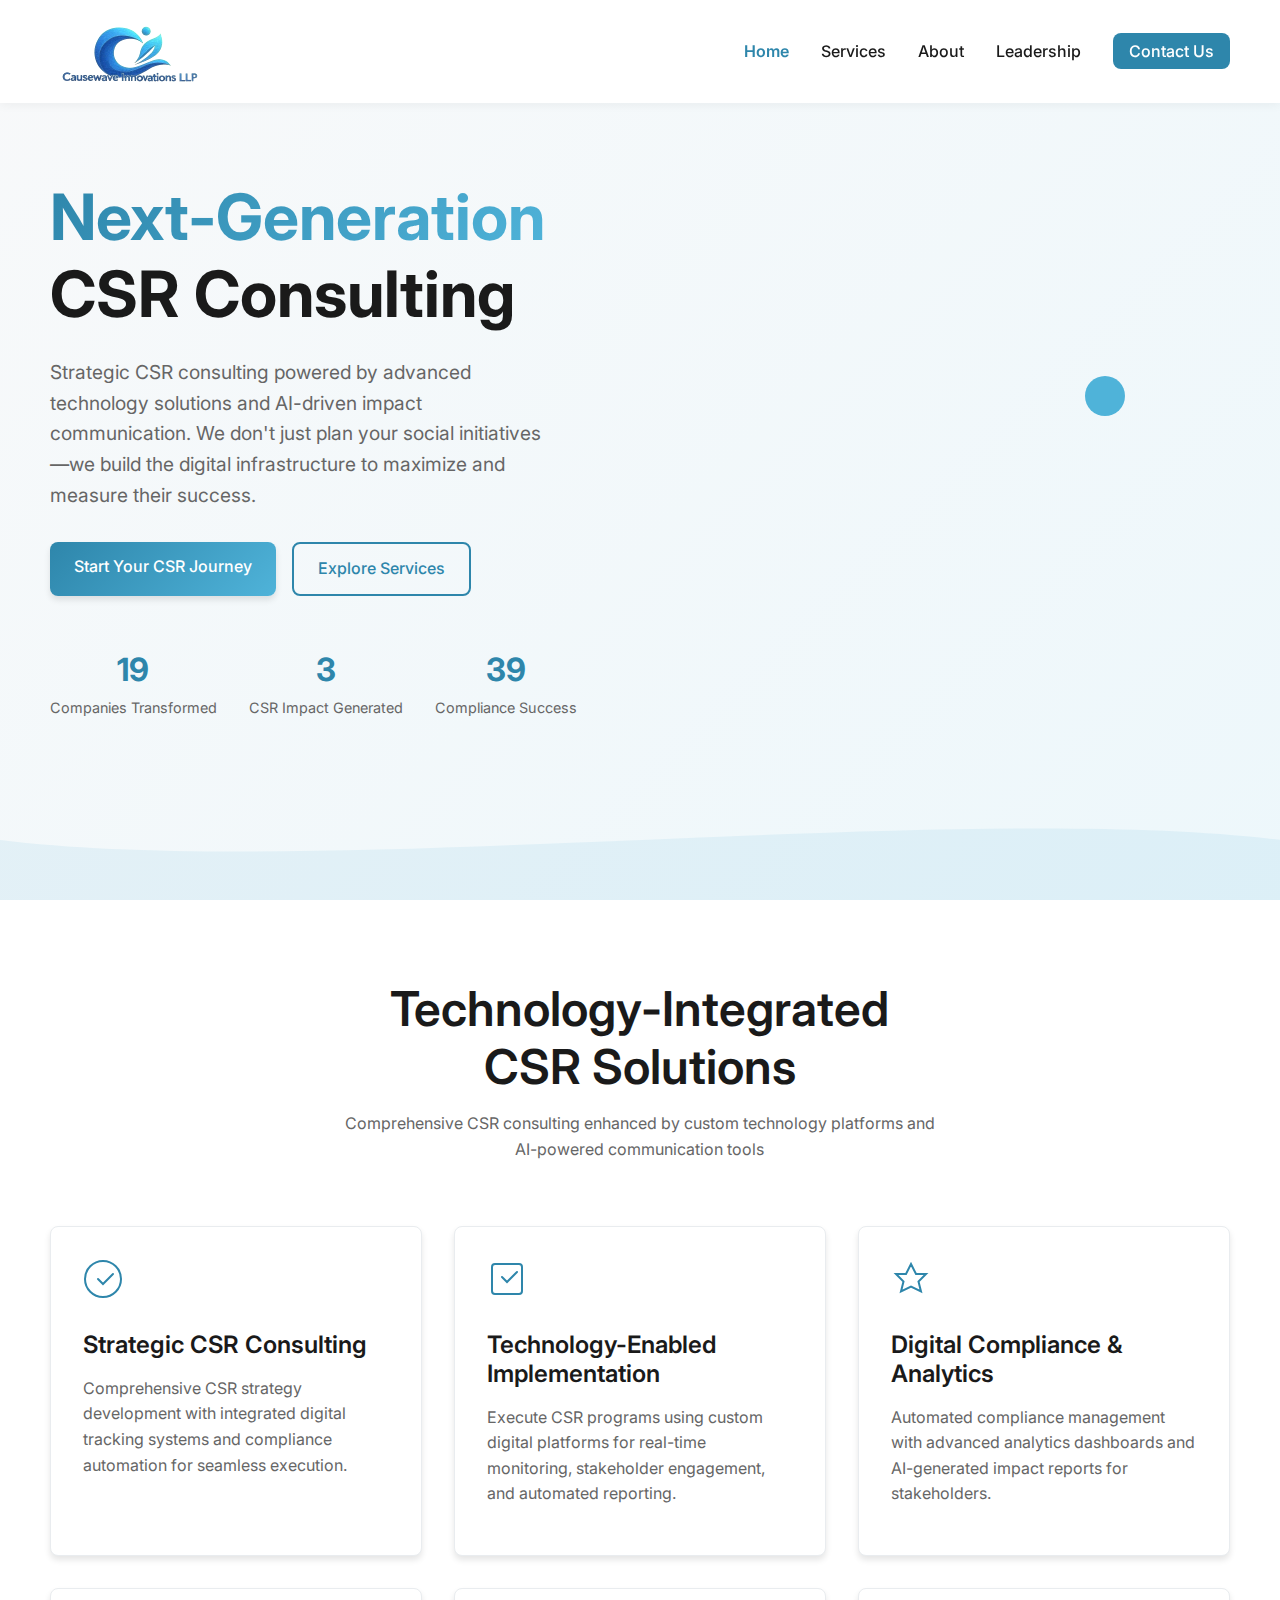
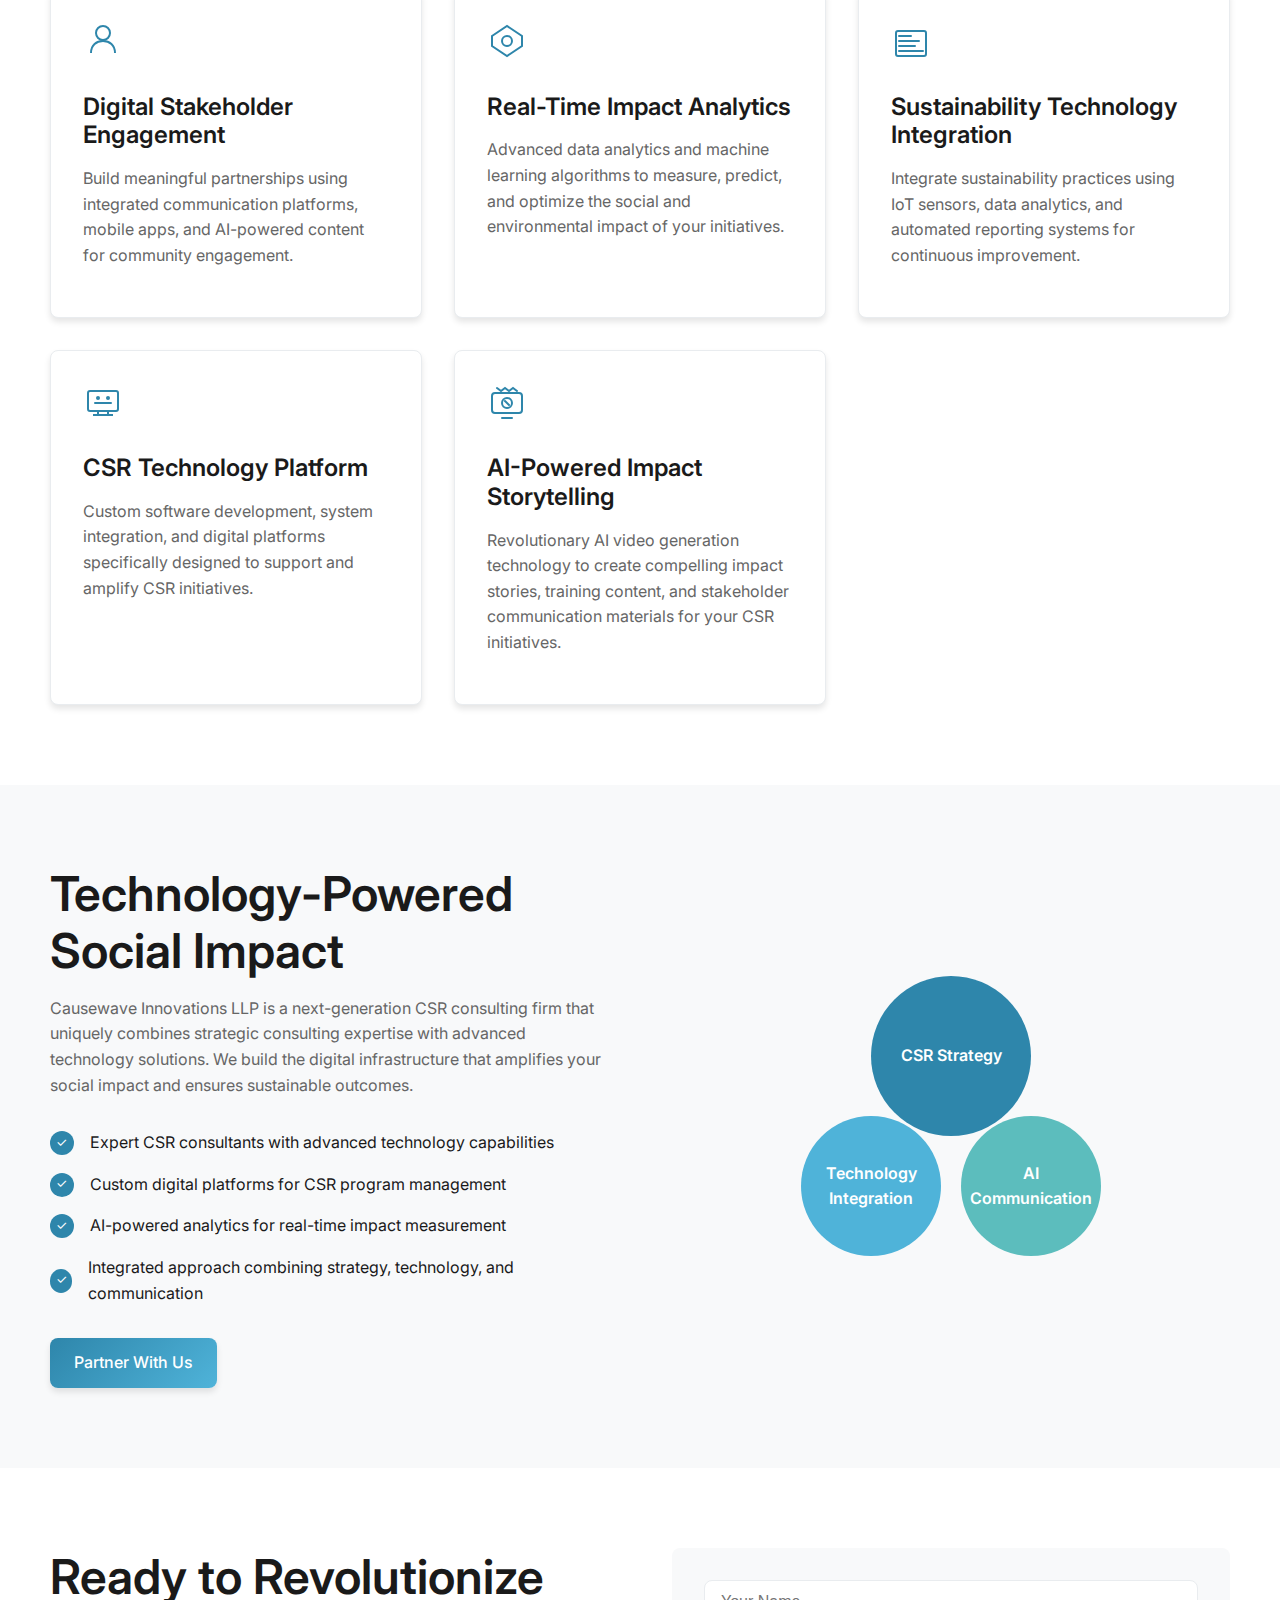
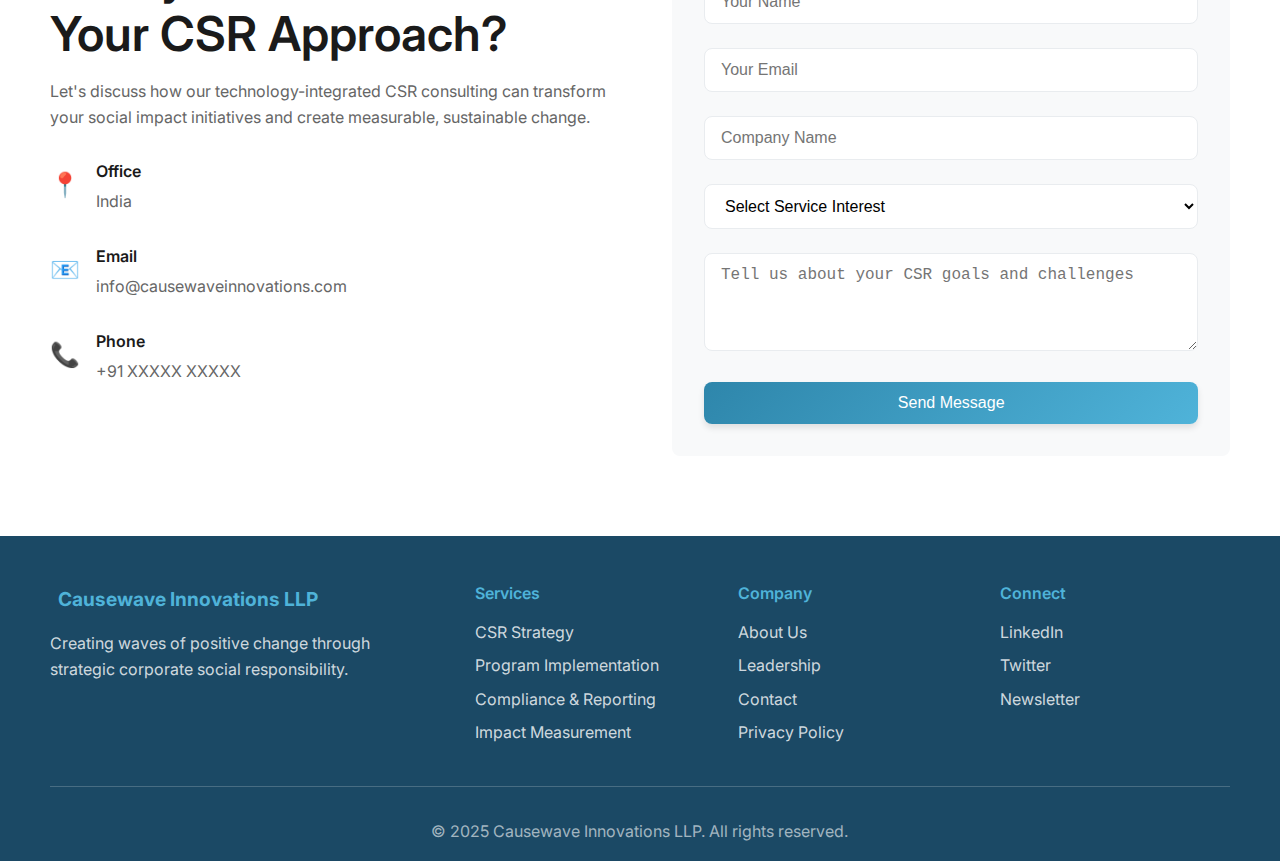
<file: index.html>
<!DOCTYPE html>
<html lang="en">
<head>
    <meta charset="UTF-8">
    <meta name="viewport" content="width=device-width, initial-scale=1.0">
    <title>Causewave Innovations LLP - Technology-Powered CSR Consulting</title>
    <meta name="description" content="Next-generation CSR consulting firm combining strategic expertise with advanced technology solutions and AI-powered impact communication for maximum social change.">
    <link rel="stylesheet" href="styles.css">
    <link href="https://fonts.googleapis.com/css2?family=Inter:wght@300;400;500;600;700&display=swap" rel="stylesheet">
</head>
<body>
    <!-- Navigation -->
    <nav class="navbar">
        <div class="nav-container">
            <div class="nav-logo">
                <div class="logo-placeholder">
                    <img src="logo.png" alt="Causewave Innovations LLP" class="logo-image">
                </div>
            </div>
            <ul class="nav-menu">
                <li><a href="index.html" class="active">Home</a></li>
                <li><a href="services.html">Services</a></li>
                <li><a href="about.html">About</a></li>
                <li><a href="founder.html">Leadership</a></li>
                <li><a href="contact.html" class="nav-cta">Contact Us</a></li>
            </ul>
            <div class="hamburger">
                <span></span>
                <span></span>
                <span></span>
            </div>
        </div>
    </nav>

    <!-- Hero Section -->
    <section id="home" class="hero">
        <div class="hero-container">
            <div class="hero-content">
                <h1 class="hero-title">
                    <span class="highlight">Next-Generation</span> CSR Consulting
                </h1>
                <p class="hero-subtitle">
                    Strategic CSR consulting powered by advanced technology solutions and AI-driven impact communication. We don't just plan your social initiatives—we build the digital infrastructure to maximize and measure their success.
                </p>
                <div class="hero-buttons">
                    <a href="#contact" class="btn btn-primary">Start Your CSR Journey</a>
                    <a href="#services" class="btn btn-secondary">Explore Services</a>
                </div>
                <div class="hero-stats">
                    <div class="stat">
                        <span class="stat-number">50+</span>
                        <span class="stat-label">Companies Transformed</span>
                    </div>
                    <div class="stat">
                        <span class="stat-number">₹10Cr+</span>
                        <span class="stat-label">CSR Impact Generated</span>
                    </div>
                    <div class="stat">
                        <span class="stat-number">100%</span>
                        <span class="stat-label">Compliance Success</span>
                    </div>
                </div>
            </div>
            <div class="hero-visual">
                <div class="wave-animation">
                    <svg viewBox="0 0 400 400" class="wave-svg">
                        <defs>
                            <linearGradient id="waveGradient" x1="0%" y1="0%" x2="100%" y2="100%">
                                <stop offset="0%" style="stop-color:#4FB3D9;stop-opacity:1" />
                                <stop offset="50%" style="stop-color:#2E86AB;stop-opacity:1" />
                                <stop offset="100%" style="stop-color:#1B4965;stop-opacity:1" />
                            </linearGradient>
                        </defs>
                        <path d="M50,200 Q150,100 250,200 T450,200"
                              stroke="url(#waveGradient)"
                              stroke-width="8"
                              fill="none"
                              class="wave-path"/>
                        <circle cx="350" cy="150" r="20" fill="#4FB3D9" class="wave-dot"/>
                    </svg>
                </div>
            </div>
        </div>
        <div class="hero-wave">
            <svg viewBox="0 0 1200 120" preserveAspectRatio="none">
                <path d="M0,60 C300,100 900,20 1200,60 L1200,120 L0,120 Z" fill="rgba(79, 179, 217, 0.1)"/>
            </svg>
        </div>
    </section>

    <!-- Services Section -->
    <section id="services" class="services">
        <div class="container">
            <div class="section-header">
                <h2>Technology-Integrated CSR Solutions</h2>
                <p>Comprehensive CSR consulting enhanced by custom technology platforms and AI-powered communication tools</p>
            </div>

            <div class="services-grid">
                <div class="service-card">
                    <div class="service-icon">
                        <svg width="40" height="40" viewBox="0 0 40 40" fill="none">
                            <circle cx="20" cy="20" r="18" stroke="#2E86AB" stroke-width="2"/>
                            <path d="M15 20l5 5 10-10" stroke="#2E86AB" stroke-width="2" stroke-linecap="round"/>
                        </svg>
                    </div>
                    <h3>Strategic CSR Consulting</h3>
                    <p>Comprehensive CSR strategy development with integrated digital tracking systems and compliance automation for seamless execution.</p>
                </div>

                <div class="service-card">
                    <div class="service-icon">
                        <svg width="40" height="40" viewBox="0 0 40 40" fill="none">
                            <rect x="5" y="5" width="30" height="30" rx="3" stroke="#2E86AB" stroke-width="2"/>
                            <path d="M15 18l5 5 10-10" stroke="#2E86AB" stroke-width="2" stroke-linecap="round"/>
                        </svg>
                    </div>
                    <h3>Technology-Enabled Implementation</h3>
                    <p>Execute CSR programs using custom digital platforms for real-time monitoring, stakeholder engagement, and automated reporting.</p>
                </div>

                <div class="service-card">
                    <div class="service-icon">
                        <svg width="40" height="40" viewBox="0 0 40 40" fill="none">
                            <path d="M20 5 L25 15 L35 15 L27.5 22.5 L30 32.5 L20 27.5 L10 32.5 L12.5 22.5 L5 15 L15 15 Z" stroke="#2E86AB" stroke-width="2"/>
                        </svg>
                    </div>
                    <h3>Digital Compliance & Analytics</h3>
                    <p>Automated compliance management with advanced analytics dashboards and AI-generated impact reports for stakeholders.</p>
                </div>

                <div class="service-card">
                    <div class="service-icon">
                        <svg width="40" height="40" viewBox="0 0 40 40" fill="none">
                            <circle cx="20" cy="12" r="7" stroke="#2E86AB" stroke-width="2"/>
                            <path d="M8 32c0-8 5.5-12 12-12s12 4 12 12" stroke="#2E86AB" stroke-width="2"/>
                        </svg>
                    </div>
                    <h3>Digital Stakeholder Engagement</h3>
                    <p>Build meaningful partnerships using integrated communication platforms, mobile apps, and AI-powered content for community engagement.</p>
                </div>

                <div class="service-card">
                    <div class="service-icon">
                        <svg width="40" height="40" viewBox="0 0 40 40" fill="none">
                            <path d="M5 15 L20 5 L35 15 L35 25 L20 35 L5 25 Z" stroke="#2E86AB" stroke-width="2"/>
                            <circle cx="20" cy="20" r="5" stroke="#2E86AB" stroke-width="2"/>
                        </svg>
                    </div>
                    <h3>Real-Time Impact Analytics</h3>
                    <p>Advanced data analytics and machine learning algorithms to measure, predict, and optimize the social and environmental impact of your initiatives.</p>
                </div>

                <div class="service-card">
                    <div class="service-icon">
                        <svg width="40" height="40" viewBox="0 0 40 40" fill="none">
                            <path d="M8 30h24M8 25h16M8 20h20M8 15h12" stroke="#2E86AB" stroke-width="2" stroke-linecap="round"/>
                            <rect x="5" y="10" width="30" height="25" rx="2" stroke="#2E86AB" stroke-width="2"/>
                        </svg>
                    </div>
                    <h3>Sustainability Technology Integration</h3>
                    <p>Integrate sustainability practices using IoT sensors, data analytics, and automated reporting systems for continuous improvement.</p>
                </div>

                <div class="service-card">
                    <div class="service-icon">
                        <svg width="40" height="40" viewBox="0 0 40 40" fill="none">
                            <rect x="5" y="8" width="30" height="20" rx="2" stroke="#2E86AB" stroke-width="2"/>
                            <path d="M10 32h20M15 28v4M25 28v4" stroke="#2E86AB" stroke-width="2"/>
                            <circle cx="15" cy="15" r="2" fill="#2E86AB"/>
                            <circle cx="25" cy="15" r="2" fill="#2E86AB"/>
                            <path d="M12 20h16" stroke="#2E86AB" stroke-width="2" stroke-linecap="round"/>
                        </svg>
                    </div>
                    <h3>CSR Technology Platform</h3>
                    <p>Custom software development, system integration, and digital platforms specifically designed to support and amplify CSR initiatives.</p>
                </div>

                <div class="service-card">
                    <div class="service-icon">
                        <svg width="40" height="40" viewBox="0 0 40 40" fill="none">
                            <rect x="5" y="10" width="30" height="20" rx="3" stroke="#2E86AB" stroke-width="2"/>
                            <circle cx="20" cy="20" r="5" stroke="#2E86AB" stroke-width="2"/>
                            <path d="M18 18l4 4" stroke="#2E86AB" stroke-width="2" stroke-linecap="round"/>
                            <path d="M10 5l4 3 4-3 4 3 4-3 4 3" stroke="#2E86AB" stroke-width="2" stroke-linecap="round"/>
                            <path d="M15 35h10" stroke="#2E86AB" stroke-width="2" stroke-linecap="round"/>
                        </svg>
                    </div>
                    <h3>AI-Powered Impact Storytelling</h3>
                    <p>Revolutionary AI video generation technology to create compelling impact stories, training content, and stakeholder communication materials for your CSR initiatives.</p>
                </div>
            </div>
        </div>
    </section>

    <!-- About Section -->
    <section id="about" class="about">
        <div class="container">
            <div class="about-content">
                <div class="about-text">
                    <h2>Technology-Powered Social Impact</h2>
                    <p>Causewave Innovations LLP is a next-generation CSR consulting firm that uniquely combines strategic consulting expertise with advanced technology solutions. We build the digital infrastructure that amplifies your social impact and ensures sustainable outcomes.</p>

                    <div class="about-points">
                        <div class="point">
                            <span class="point-icon">✓</span>
                            <span>Expert CSR consultants with advanced technology capabilities</span>
                        </div>
                        <div class="point">
                            <span class="point-icon">✓</span>
                            <span>Custom digital platforms for CSR program management</span>
                        </div>
                        <div class="point">
                            <span class="point-icon">✓</span>
                            <span>AI-powered analytics for real-time impact measurement</span>
                        </div>
                        <div class="point">
                            <span class="point-icon">✓</span>
                            <span>Integrated approach combining strategy, technology, and communication</span>
                        </div>
                    </div>

                    <a href="#contact" class="btn btn-primary">Partner With Us</a>
                </div>

                <div class="about-visual">
                    <div class="impact-circles">
                        <div class="circle circle-1">
                            <span>CSR Strategy</span>
                        </div>
                        <div class="circle circle-2">
                            <span>Technology Integration</span>
                        </div>
                        <div class="circle circle-3">
                            <span>AI Communication</span>
                        </div>
                    </div>
                </div>
            </div>
        </div>
    </section>

    <!-- Contact Section -->
    <section id="contact" class="contact">
        <div class="container">
            <div class="contact-content">
                <div class="contact-info">
                    <h2>Ready to Revolutionize Your CSR Approach?</h2>
                    <p>Let's discuss how our technology-integrated CSR consulting can transform your social impact initiatives and create measurable, sustainable change.</p>

                    <div class="contact-details">
                        <div class="contact-item">
                            <span class="contact-icon">📍</span>
                            <div>
                                <h4>Office</h4>
                                <p>India</p>
                            </div>
                        </div>

                        <div class="contact-item">
                            <span class="contact-icon">📧</span>
                            <div>
                                <h4>Email</h4>
                                <p>info@causewaveinnovations.com</p>
                            </div>
                        </div>

                        <div class="contact-item">
                            <span class="contact-icon">📞</span>
                            <div>
                                <h4>Phone</h4>
                                <p>+91 XXXXX XXXXX</p>
                            </div>
                        </div>
                    </div>
                </div>

                <div class="contact-form">
                    <form id="contactForm">
                        <div class="form-group">
                            <input type="text" id="name" name="name" placeholder="Your Name" required>
                        </div>

                        <div class="form-group">
                            <input type="email" id="email" name="email" placeholder="Your Email" required>
                        </div>

                        <div class="form-group">
                            <input type="text" id="company" name="company" placeholder="Company Name">
                        </div>

                        <div class="form-group">
                            <select id="service" name="service">
                                <option value="">Select Service Interest</option>
                                <option value="strategy">CSR Strategy & Planning</option>
                                <option value="implementation">Program Implementation</option>
                                <option value="compliance">Compliance & Reporting</option>
                                <option value="engagement">Stakeholder Engagement</option>
                                <option value="measurement">Impact Measurement</option>
                                <option value="sustainability">Sustainability Consulting</option>
                                <option value="it-services">IT Services</option>
                                <option value="ai-video">AI-Based Video Generation</option>
                            </select>
                        </div>

                        <div class="form-group">
                            <textarea id="message" name="message" placeholder="Tell us about your CSR goals and challenges" rows="4"></textarea>
                        </div>

                        <button type="submit" class="btn btn-primary btn-full">Send Message</button>
                    </form>
                </div>
            </div>
        </div>
    </section>

    <!-- Footer -->
    <footer class="footer">
        <div class="container">
            <div class="footer-content">
                <div class="footer-brand">
                    <div class="footer-logo-placeholder">
                        <span class="logo-text">Causewave Innovations LLP</span>
                    </div>
                    <p>Creating waves of positive change through strategic corporate social responsibility.</p>
                </div>

                <div class="footer-links">
                    <div class="footer-column">
                        <h4>Services</h4>
                        <ul>
                            <li><a href="#services">CSR Strategy</a></li>
                            <li><a href="#services">Program Implementation</a></li>
                            <li><a href="#services">Compliance & Reporting</a></li>
                            <li><a href="#services">Impact Measurement</a></li>
                        </ul>
                    </div>

                    <div class="footer-column">
                        <h4>Company</h4>
                        <ul>
                            <li><a href="about.html">About Us</a></li>
                            <li><a href="founder.html">Leadership</a></li>
                            <li><a href="contact.html">Contact</a></li>
                            <li><a href="#">Privacy Policy</a></li>
                        </ul>
                    </div>

                    <div class="footer-column">
                        <h4>Connect</h4>
                        <ul>
                            <li><a href="#">LinkedIn</a></li>
                            <li><a href="#">Twitter</a></li>
                            <li><a href="#">Newsletter</a></li>
                        </ul>
                    </div>
                </div>
            </div>

            <div class="footer-bottom">
                <p>&copy; 2025 Causewave Innovations LLP. All rights reserved.</p>
            </div>
        </div>
    </footer>

    <script src="script.js"></script>
</body>
</html>
</file>
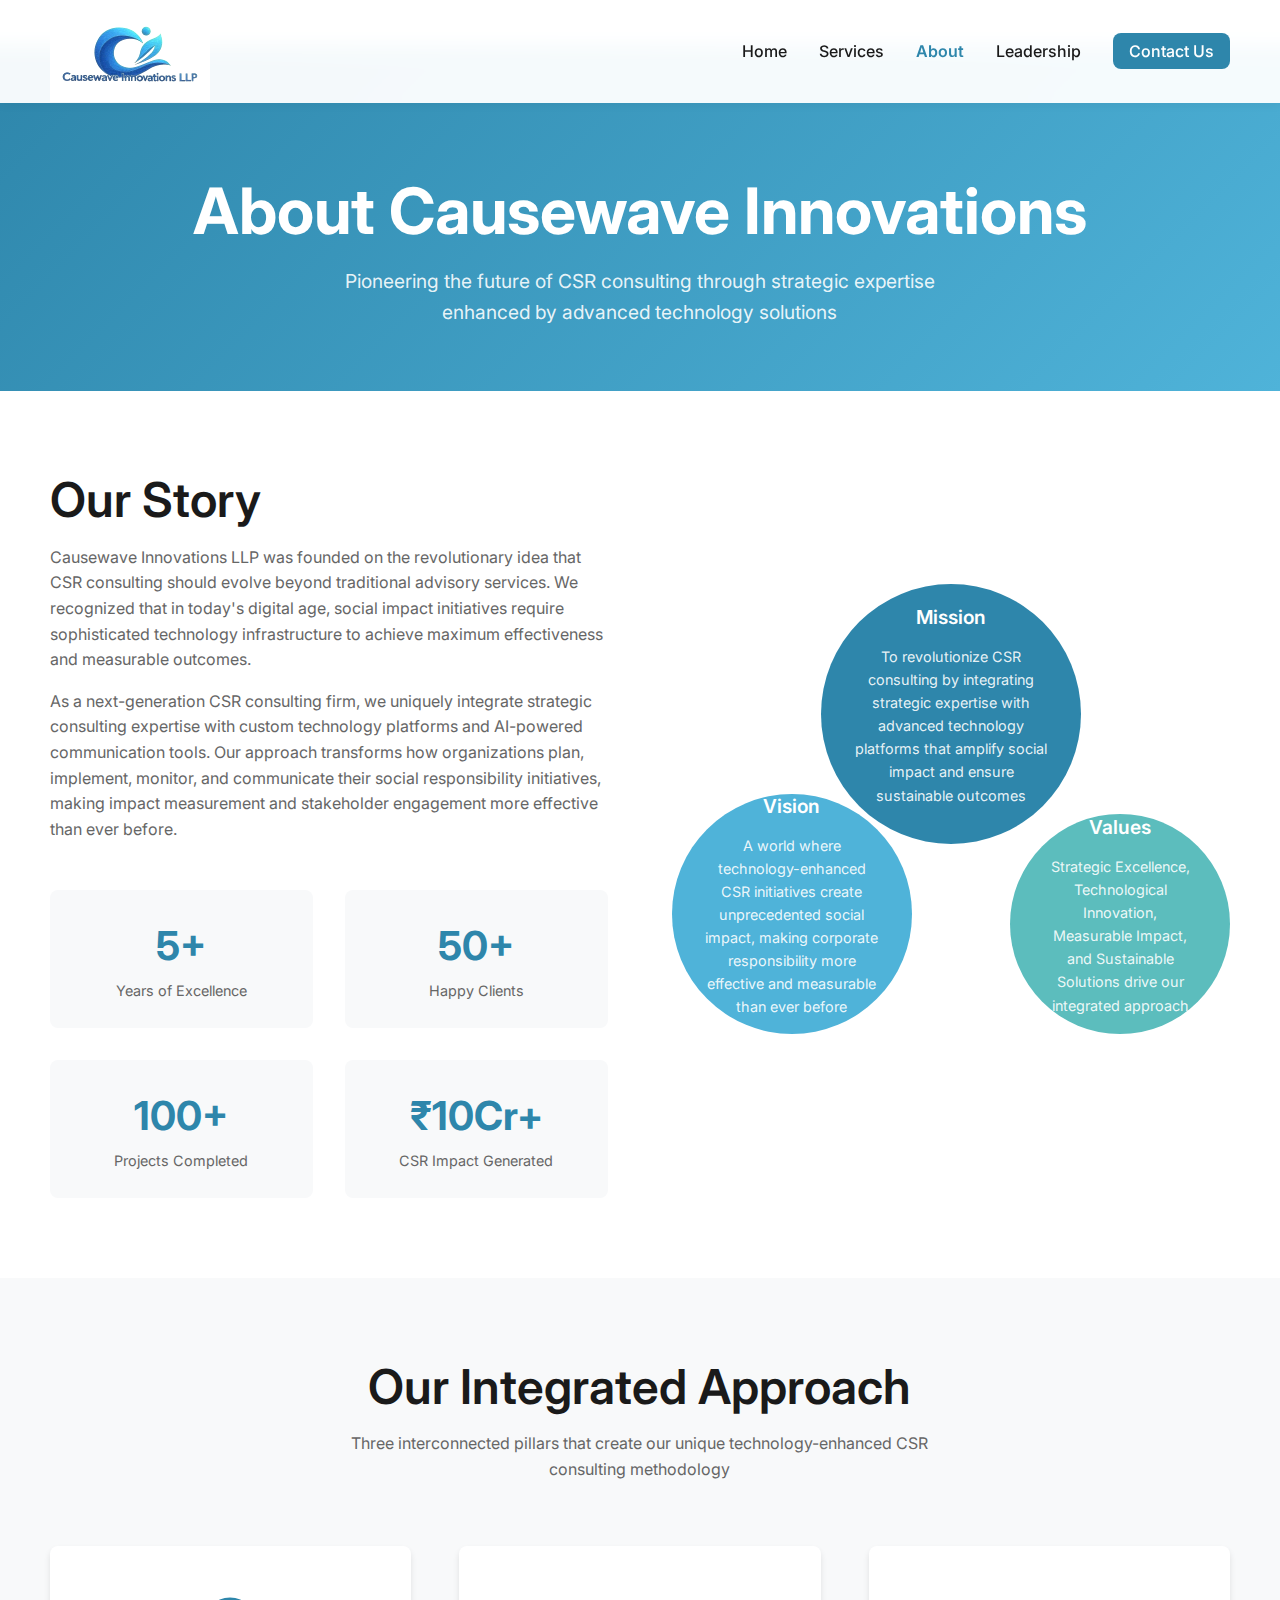
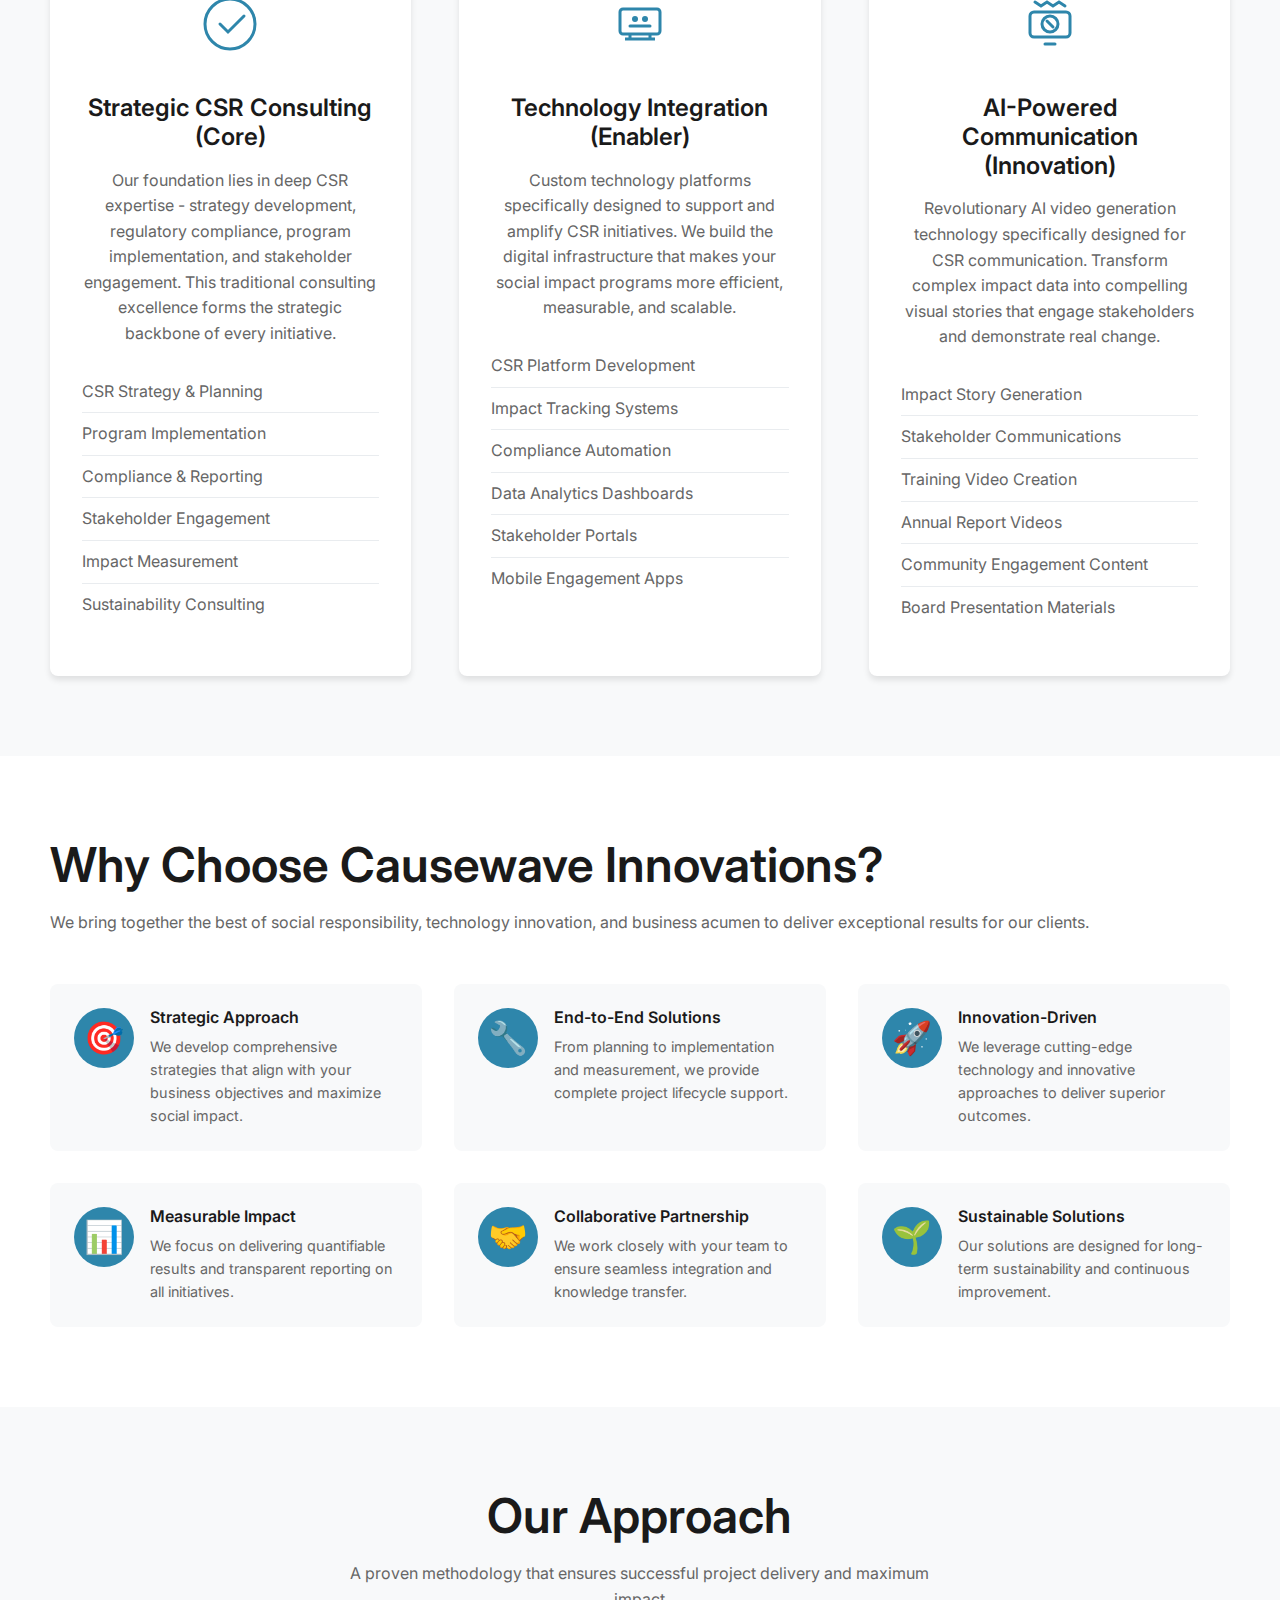
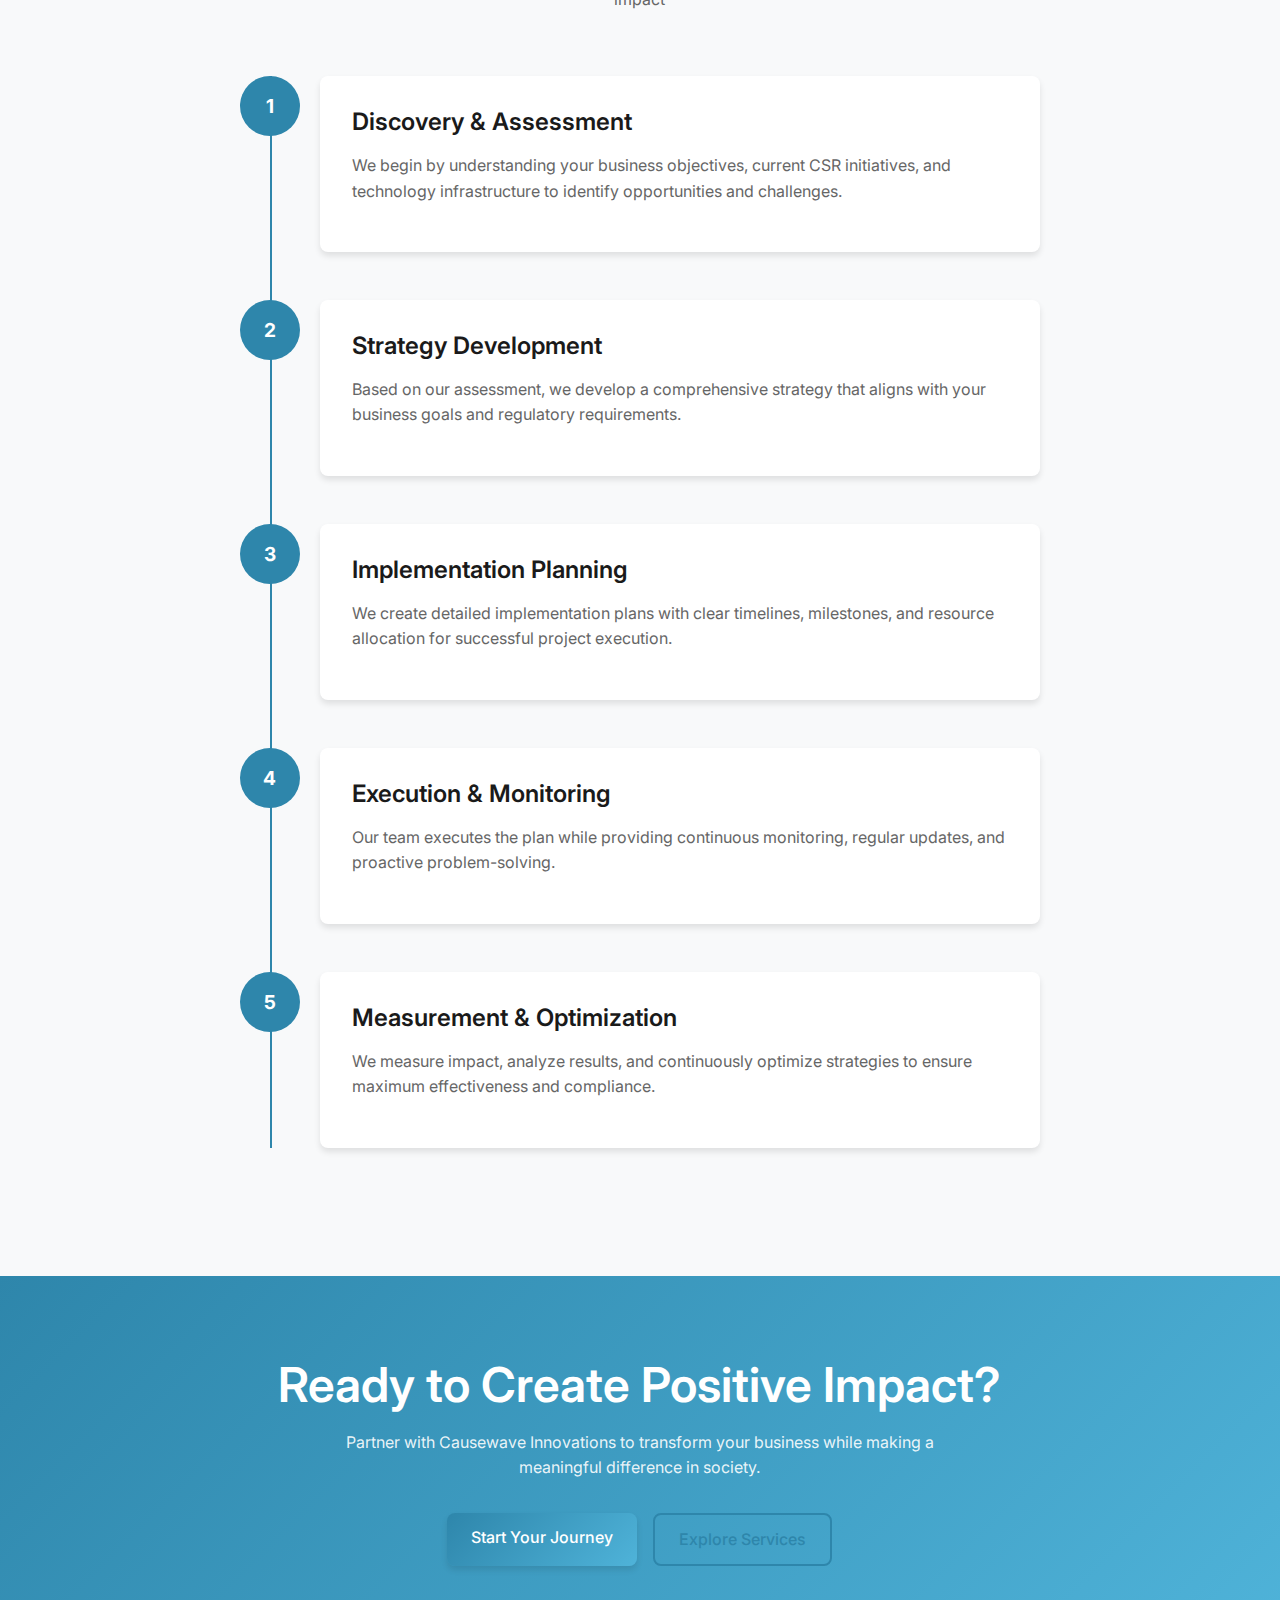
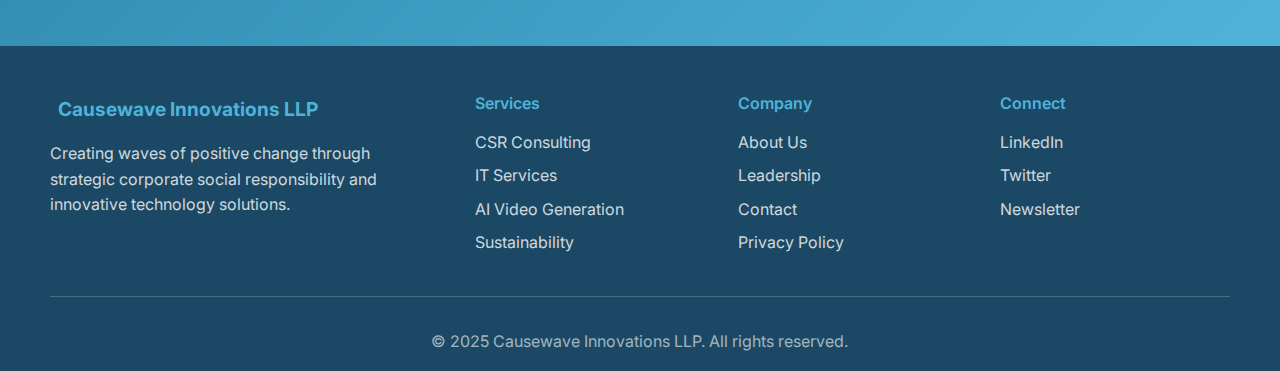
<file: about.html>
<!DOCTYPE html>
<html lang="en">
<head>
    <meta charset="UTF-8">
    <meta name="viewport" content="width=device-width, initial-scale=1.0">
    <title>About Us - Causewave Innovations LLP</title>
    <meta name="description" content="Learn about Causewave Innovations LLP - Next-generation CSR consulting firm that uniquely integrates strategic expertise with advanced technology solutions and AI-powered communication.">
    <link rel="stylesheet" href="styles.css">
    <link href="https://fonts.googleapis.com/css2?family=Inter:wght@300;400;500;600;700&display=swap" rel="stylesheet">
</head>
<body>
    <!-- Navigation -->
    <nav class="navbar">
        <div class="nav-container">
            <div class="nav-logo">
                <a href="index.html">
                    <div class="logo-placeholder">
                        <img src="logo.png" alt="Causewave Innovations LLP" class="logo-image">
                    </div>
                </a>
            </div>
            <ul class="nav-menu">
                <li><a href="index.html">Home</a></li>
                <li><a href="services.html">Services</a></li>
                <li><a href="about.html" class="active">About</a></li>
                <li><a href="founder.html">Leadership</a></li>
                <li><a href="contact.html" class="nav-cta">Contact Us</a></li>
            </ul>
            <div class="hamburger">
                <span></span>
                <span></span>
                <span></span>
            </div>
        </div>
    </nav>

    <!-- Page Header -->
    <section class="page-header">
        <div class="container">
            <div class="header-content">
                <h1>About Causewave Innovations</h1>
                <p>Pioneering the future of CSR consulting through strategic expertise enhanced by advanced technology solutions</p>
            </div>
        </div>
    </section>

    <!-- Company Overview -->
    <section class="company-overview">
        <div class="container">
            <div class="overview-content">
                <div class="overview-text">
                    <h2>Our Story</h2>
                    <p>Causewave Innovations LLP was founded on the revolutionary idea that CSR consulting should evolve beyond traditional advisory services. We recognized that in today's digital age, social impact initiatives require sophisticated technology infrastructure to achieve maximum effectiveness and measurable outcomes.</p>

                    <p>As a next-generation CSR consulting firm, we uniquely integrate strategic consulting expertise with custom technology platforms and AI-powered communication tools. Our approach transforms how organizations plan, implement, monitor, and communicate their social responsibility initiatives, making impact measurement and stakeholder engagement more effective than ever before.</p>

                    <div class="company-stats">
                        <div class="stat-item">
                            <span class="stat-number">5+</span>
                            <span class="stat-label">Years of Excellence</span>
                        </div>
                        <div class="stat-item">
                            <span class="stat-number">50+</span>
                            <span class="stat-label">Happy Clients</span>
                        </div>
                        <div class="stat-item">
                            <span class="stat-number">100+</span>
                            <span class="stat-label">Projects Completed</span>
                        </div>
                        <div class="stat-item">
                            <span class="stat-number">₹10Cr+</span>
                            <span class="stat-label">CSR Impact Generated</span>
                        </div>
                    </div>
                </div>

                <div class="overview-visual">
                    <div class="mission-circles">
                        <div class="mission-circle circle-primary">
                            <h3>Mission</h3>
                            <p>To revolutionize CSR consulting by integrating strategic expertise with advanced technology platforms that amplify social impact and ensure sustainable outcomes</p>
                        </div>
                        <div class="mission-circle circle-secondary">
                            <h3>Vision</h3>
                            <p>A world where technology-enhanced CSR initiatives create unprecedented social impact, making corporate responsibility more effective and measurable than ever before</p>
                        </div>
                        <div class="mission-circle circle-tertiary">
                            <h3>Values</h3>
                            <p>Strategic Excellence, Technological Innovation, Measurable Impact, and Sustainable Solutions drive our integrated approach</p>
                        </div>
                    </div>
                </div>
            </div>
        </div>
    </section>

    <!-- Our Expertise -->
    <section class="expertise">
        <div class="container">
            <div class="section-header">
                <h2>Our Integrated Approach</h2>
                <p>Three interconnected pillars that create our unique technology-enhanced CSR consulting methodology</p>
            </div>

            <div class="expertise-grid">
                <div class="expertise-card">
                    <div class="expertise-icon">
                        <svg width="60" height="60" viewBox="0 0 60 60" fill="none">
                            <circle cx="30" cy="30" r="25" stroke="#2E86AB" stroke-width="3"/>
                            <path d="M20 30l8 8 16-16" stroke="#2E86AB" stroke-width="3" stroke-linecap="round"/>
                        </svg>
                    </div>
                    <h3>Strategic CSR Consulting (Core)</h3>
                    <p>Our foundation lies in deep CSR expertise - strategy development, regulatory compliance, program implementation, and stakeholder engagement. This traditional consulting excellence forms the strategic backbone of every initiative.</p>
                    <ul class="expertise-list">
                        <li>CSR Strategy & Planning</li>
                        <li>Program Implementation</li>
                        <li>Compliance & Reporting</li>
                        <li>Stakeholder Engagement</li>
                        <li>Impact Measurement</li>
                        <li>Sustainability Consulting</li>
                    </ul>
                </div>

                <div class="expertise-card">
                    <div class="expertise-icon">
                        <svg width="60" height="60" viewBox="0 0 60 60" fill="none">
                            <rect x="10" y="15" width="40" height="25" rx="3" stroke="#2E86AB" stroke-width="3"/>
                            <path d="M15 45h30M20 40v5M40 40v5" stroke="#2E86AB" stroke-width="3"/>
                            <circle cx="25" cy="25" r="3" fill="#2E86AB"/>
                            <circle cx="35" cy="25" r="3" fill="#2E86AB"/>
                            <path d="M20 32h20" stroke="#2E86AB" stroke-width="3" stroke-linecap="round"/>
                        </svg>
                    </div>
                    <h3>Technology Integration (Enabler)</h3>
                    <p>Custom technology platforms specifically designed to support and amplify CSR initiatives. We build the digital infrastructure that makes your social impact programs more efficient, measurable, and scalable.</p>
                    <ul class="expertise-list">
                        <li>CSR Platform Development</li>
                        <li>Impact Tracking Systems</li>
                        <li>Compliance Automation</li>
                        <li>Data Analytics Dashboards</li>
                        <li>Stakeholder Portals</li>
                        <li>Mobile Engagement Apps</li>
                    </ul>
                </div>

                <div class="expertise-card">
                    <div class="expertise-icon">
                        <svg width="60" height="60" viewBox="0 0 60 60" fill="none">
                            <rect x="10" y="18" width="40" height="25" rx="4" stroke="#2E86AB" stroke-width="3"/>
                            <circle cx="30" cy="30" r="8" stroke="#2E86AB" stroke-width="3"/>
                            <path d="M27 27l6 6" stroke="#2E86AB" stroke-width="3" stroke-linecap="round"/>
                            <path d="M15 8l6 4 6-4 6 4 6-4 6 4" stroke="#2E86AB" stroke-width="3" stroke-linecap="round"/>
                            <path d="M25 50h10" stroke="#2E86AB" stroke-width="3" stroke-linecap="round"/>
                        </svg>
                    </div>
                    <h3>AI-Powered Communication (Innovation)</h3>
                    <p>Revolutionary AI video generation technology specifically designed for CSR communication. Transform complex impact data into compelling visual stories that engage stakeholders and demonstrate real change.</p>
                    <ul class="expertise-list">
                        <li>Impact Story Generation</li>
                        <li>Stakeholder Communications</li>
                        <li>Training Video Creation</li>
                        <li>Annual Report Videos</li>
                        <li>Community Engagement Content</li>
                        <li>Board Presentation Materials</li>
                    </ul>
                </div>
            </div>
        </div>
    </section>

    <!-- Why Choose Us -->
    <section class="why-choose">
        <div class="container">
            <div class="why-choose-content">
                <div class="why-choose-text">
                    <h2>Why Choose Causewave Innovations?</h2>
                    <p>We bring together the best of social responsibility, technology innovation, and business acumen to deliver exceptional results for our clients.</p>

                    <div class="reasons-grid">
                        <div class="reason-item">
                            <div class="reason-icon">🎯</div>
                            <div class="reason-content">
                                <h4>Strategic Approach</h4>
                                <p>We develop comprehensive strategies that align with your business objectives and maximize social impact.</p>
                            </div>
                        </div>

                        <div class="reason-item">
                            <div class="reason-icon">🔧</div>
                            <div class="reason-content">
                                <h4>End-to-End Solutions</h4>
                                <p>From planning to implementation and measurement, we provide complete project lifecycle support.</p>
                            </div>
                        </div>

                        <div class="reason-item">
                            <div class="reason-icon">🚀</div>
                            <div class="reason-content">
                                <h4>Innovation-Driven</h4>
                                <p>We leverage cutting-edge technology and innovative approaches to deliver superior outcomes.</p>
                            </div>
                        </div>

                        <div class="reason-item">
                            <div class="reason-icon">📊</div>
                            <div class="reason-content">
                                <h4>Measurable Impact</h4>
                                <p>We focus on delivering quantifiable results and transparent reporting on all initiatives.</p>
                            </div>
                        </div>

                        <div class="reason-item">
                            <div class="reason-icon">🤝</div>
                            <div class="reason-content">
                                <h4>Collaborative Partnership</h4>
                                <p>We work closely with your team to ensure seamless integration and knowledge transfer.</p>
                            </div>
                        </div>

                        <div class="reason-item">
                            <div class="reason-icon">🌱</div>
                            <div class="reason-content">
                                <h4>Sustainable Solutions</h4>
                                <p>Our solutions are designed for long-term sustainability and continuous improvement.</p>
                            </div>
                        </div>
                    </div>
                </div>
            </div>
        </div>
    </section>

    <!-- Our Approach -->
    <section class="our-approach">
        <div class="container">
            <div class="section-header">
                <h2>Our Approach</h2>
                <p>A proven methodology that ensures successful project delivery and maximum impact</p>
            </div>

            <div class="approach-timeline">
                <div class="timeline-item">
                    <div class="timeline-marker">1</div>
                    <div class="timeline-content">
                        <h3>Discovery & Assessment</h3>
                        <p>We begin by understanding your business objectives, current CSR initiatives, and technology infrastructure to identify opportunities and challenges.</p>
                    </div>
                </div>

                <div class="timeline-item">
                    <div class="timeline-marker">2</div>
                    <div class="timeline-content">
                        <h3>Strategy Development</h3>
                        <p>Based on our assessment, we develop a comprehensive strategy that aligns with your business goals and regulatory requirements.</p>
                    </div>
                </div>

                <div class="timeline-item">
                    <div class="timeline-marker">3</div>
                    <div class="timeline-content">
                        <h3>Implementation Planning</h3>
                        <p>We create detailed implementation plans with clear timelines, milestones, and resource allocation for successful project execution.</p>
                    </div>
                </div>

                <div class="timeline-item">
                    <div class="timeline-marker">4</div>
                    <div class="timeline-content">
                        <h3>Execution & Monitoring</h3>
                        <p>Our team executes the plan while providing continuous monitoring, regular updates, and proactive problem-solving.</p>
                    </div>
                </div>

                <div class="timeline-item">
                    <div class="timeline-marker">5</div>
                    <div class="timeline-content">
                        <h3>Measurement & Optimization</h3>
                        <p>We measure impact, analyze results, and continuously optimize strategies to ensure maximum effectiveness and compliance.</p>
                    </div>
                </div>
            </div>
        </div>
    </section>

    <!-- Call to Action -->
    <section class="cta-section">
        <div class="container">
            <div class="cta-content">
                <h2>Ready to Create Positive Impact?</h2>
                <p>Partner with Causewave Innovations to transform your business while making a meaningful difference in society.</p>
                <div class="cta-buttons">
                    <a href="contact.html" class="btn btn-primary">Start Your Journey</a>
                    <a href="services.html" class="btn btn-secondary">Explore Services</a>
                </div>
            </div>
        </div>
    </section>

    <!-- Footer -->
    <footer class="footer">
        <div class="container">
            <div class="footer-content">
                <div class="footer-brand">
                    <div class="footer-logo-placeholder">
                        <span class="logo-text">Causewave Innovations LLP</span>
                    </div>
                    <p>Creating waves of positive change through strategic corporate social responsibility and innovative technology solutions.</p>
                </div>

                <div class="footer-links">
                    <div class="footer-column">
                        <h4>Services</h4>
                        <ul>
                            <li><a href="services.html#csr">CSR Consulting</a></li>
                            <li><a href="services.html#it">IT Services</a></li>
                            <li><a href="services.html#ai-video">AI Video Generation</a></li>
                            <li><a href="services.html#sustainability">Sustainability</a></li>
                        </ul>
                    </div>

                    <div class="footer-column">
                        <h4>Company</h4>
                        <ul>
                            <li><a href="about.html">About Us</a></li>
                            <li><a href="founder.html">Leadership</a></li>
                            <li><a href="contact.html">Contact</a></li>
                            <li><a href="#">Privacy Policy</a></li>
                        </ul>
                    </div>

                    <div class="footer-column">
                        <h4>Connect</h4>
                        <ul>
                            <li><a href="#">LinkedIn</a></li>
                            <li><a href="#">Twitter</a></li>
                            <li><a href="#">Newsletter</a></li>
                        </ul>
                    </div>
                </div>
            </div>

            <div class="footer-bottom">
                <p>&copy; 2025 Causewave Innovations LLP. All rights reserved.</p>
            </div>
        </div>
    </footer>

    <script src="script.js"></script>
</body>
</html>
</file>
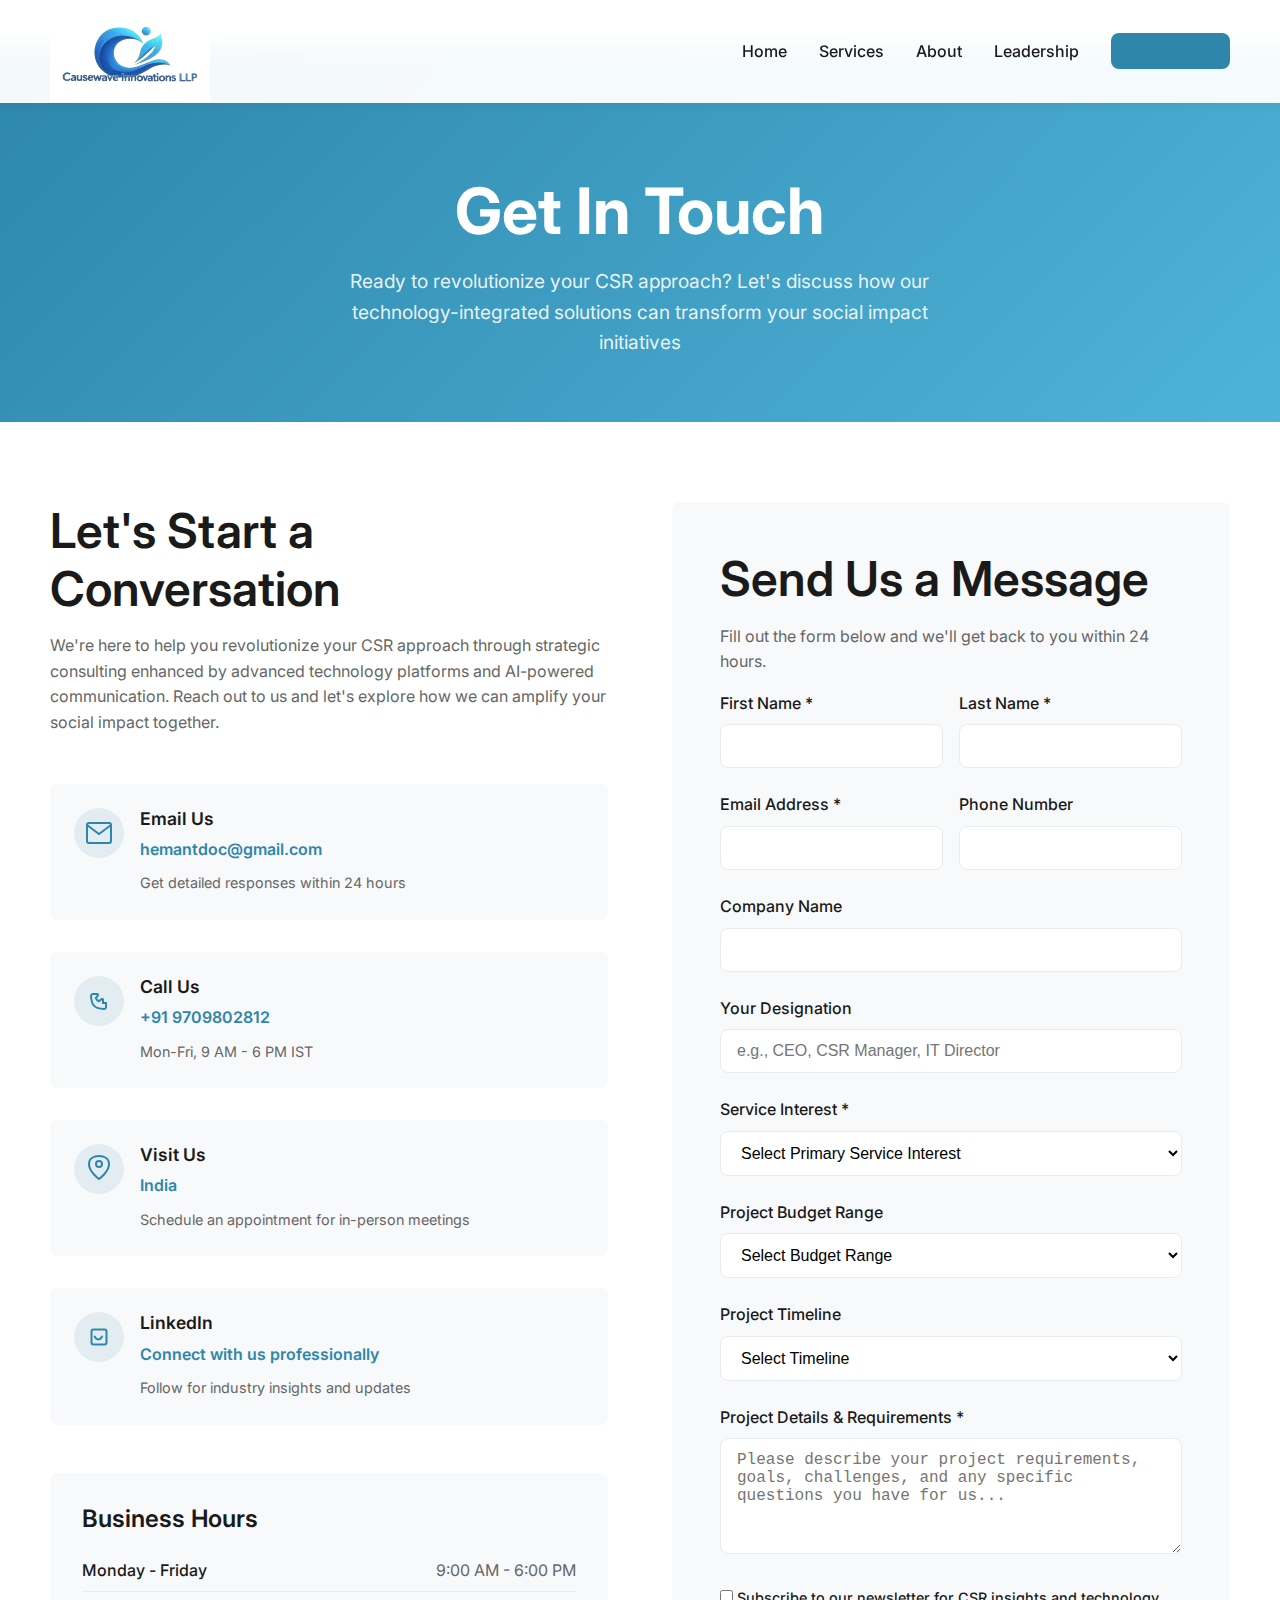
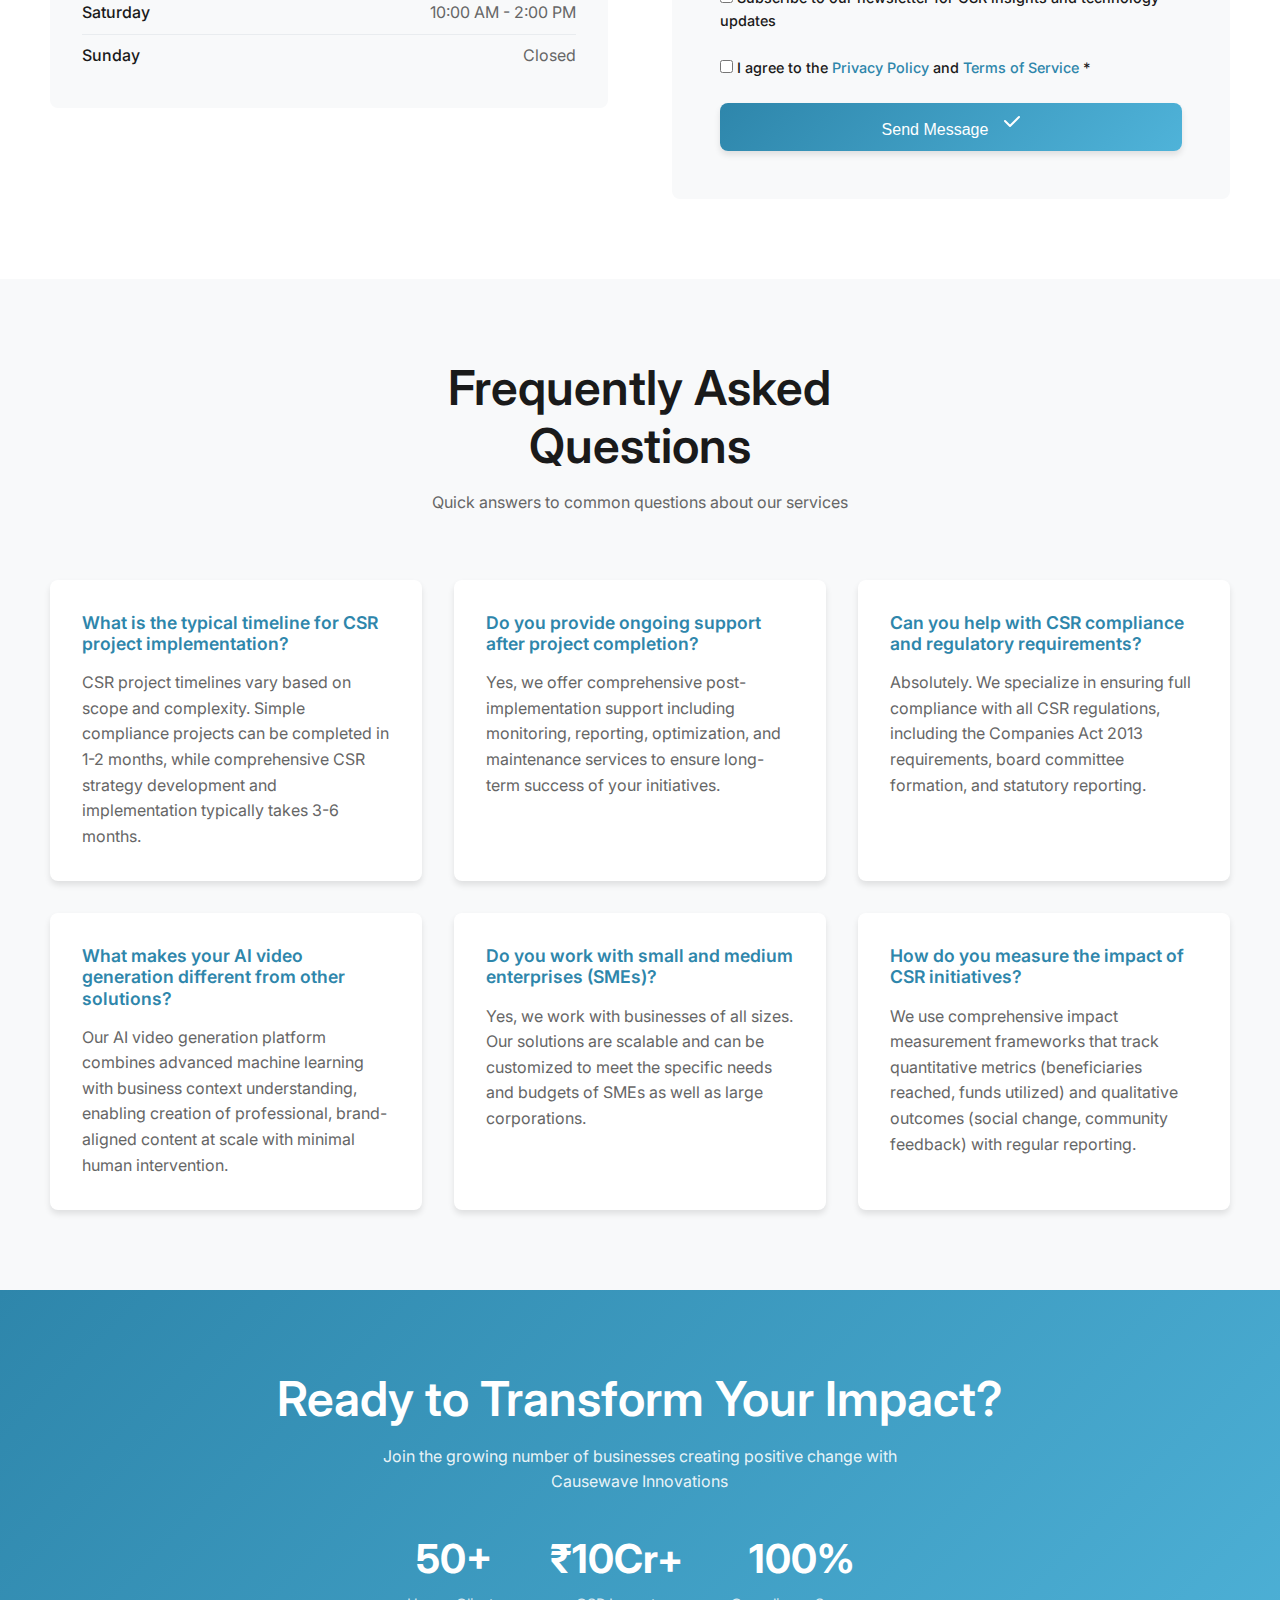
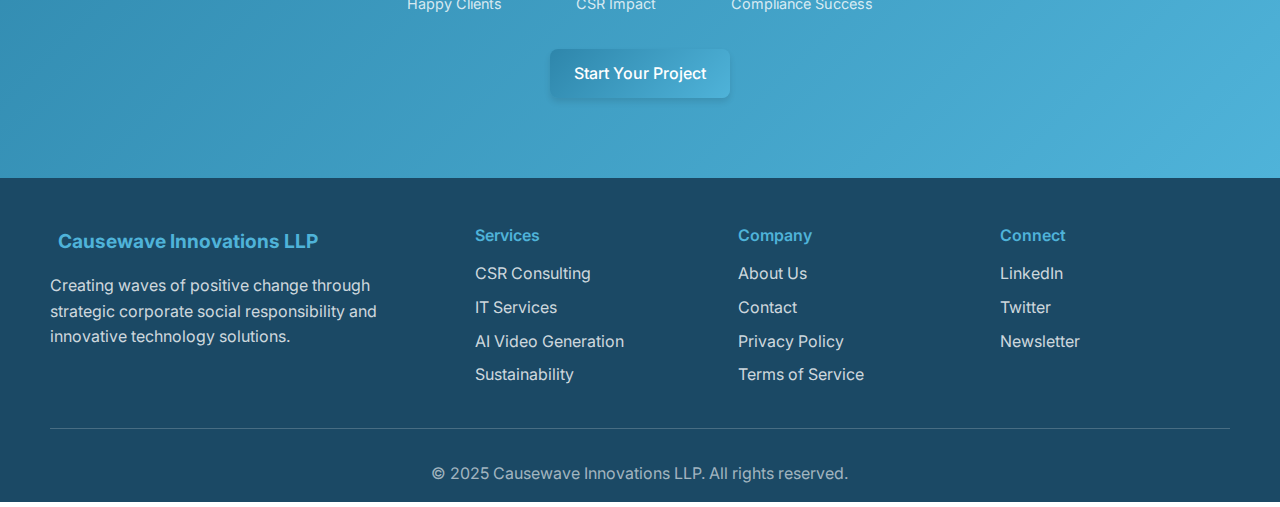
<file: contact.html>
<!DOCTYPE html>
<html lang="en">
<head>
    <meta charset="UTF-8">
    <meta name="viewport" content="width=device-width, initial-scale=1.0">
    <title>Contact Us - Causewave Innovations LLP</title>
    <meta name="description" content="Get in touch with Causewave Innovations for technology-integrated CSR consulting. Transform your social impact initiatives with our advanced solutions.">
    <link rel="stylesheet" href="styles.css">
    <link href="https://fonts.googleapis.com/css2?family=Inter:wght@300;400;500;600;700&display=swap" rel="stylesheet">
</head>
<body>
    <!-- Navigation -->
    <nav class="navbar">
        <div class="nav-container">
            <div class="nav-logo">
                <a href="index.html">
                    <div class="logo-placeholder">
                        <img src="logo.png" alt="Causewave Innovations LLP" class="logo-image">
                    </div>
                </a>
            </div>
            <ul class="nav-menu">
                <li><a href="index.html">Home</a></li>
                <li><a href="services.html">Services</a></li>
                <li><a href="about.html">About</a></li>
                <li><a href="founder.html">Leadership</a></li>
                <li><a href="contact.html" class="active nav-cta">Contact Us</a></li>
            </ul>
            <div class="hamburger">
                <span></span>
                <span></span>
                <span></span>
            </div>
        </div>
    </nav>

    <!-- Page Header -->
    <section class="page-header">
        <div class="container">
            <div class="header-content">
                <h1>Get In Touch</h1>
                <p>Ready to revolutionize your CSR approach? Let's discuss how our technology-integrated solutions can transform your social impact initiatives</p>
            </div>
        </div>
    </section>

    <!-- Contact Section -->
    <section class="contact-main">
        <div class="container">
            <div class="contact-grid">
                <!-- Contact Information -->
                <div class="contact-info-section">
                    <h2>Let's Start a Conversation</h2>
                    <p>We're here to help you revolutionize your CSR approach through strategic consulting enhanced by advanced technology platforms and AI-powered communication. Reach out to us and let's explore how we can amplify your social impact together.</p>

                    <div class="contact-methods">
                        <div class="contact-method">
                            <div class="method-icon">
                                <svg width="30" height="30" viewBox="0 0 30 30" fill="none">
                                    <path d="M25 5H5C3.9 5 3 5.9 3 7V23C3 24.1 3.9 25 5 25H25C26.1 25 27 24.1 27 23V7C27 5.9 26.1 5 25 5Z" stroke="#2E86AB" stroke-width="2"/>
                                    <path d="M27 7L15 16L3 7" stroke="#2E86AB" stroke-width="2"/>
                                </svg>
                            </div>
                            <div class="method-details">
                                <h3>Email Us</h3>
                                <p>hemantdoc@gmail.com</p>
                                <span class="method-description">Get detailed responses within 24 hours</span>
                            </div>
                        </div>

                        <div class="contact-method">
                            <div class="method-icon">
                                <svg width="30" height="30" viewBox="0 0 30 30" fill="none">
                                    <path d="M22 16.92V21C22 21.5304 21.7893 22.0391 21.4142 22.4142C21.0391 22.7893 20.5304 23 20 23C10.6 22.56 7.44 19.4 7 10C7 9.46957 7.21071 8.96086 7.58579 8.58579C7.96086 8.21071 8.46957 8 9 8H13.08C13.2659 8.00016 13.4479 8.05708 13.6037 8.16375C13.7595 8.27042 13.8825 8.42206 13.957 8.60146C14.0315 8.78086 14.0544 8.97855 14.0229 9.17126C13.9914 9.36397 13.9069 9.54293 13.78 9.686L11.76 12.14C12.32 13.44 13.56 14.68 14.86 15.24L17.314 13.22C17.4571 13.0931 17.636 13.0086 17.8287 12.9771C18.0215 12.9456 18.2191 12.9685 18.3985 13.043C18.5779 13.1175 18.7296 13.2405 18.8362 13.3963C18.9429 13.5521 18.9998 13.7341 19 13.92V16.92Z" stroke="#2E86AB" stroke-width="2"/>
                                </svg>
                            </div>
                            <div class="method-details">
                                <h3>Call Us</h3>
                                <p>+91 9709802812</p>
                                <span class="method-description">Mon-Fri, 9 AM - 6 PM IST</span>
                            </div>
                        </div>

                        <div class="contact-method">
                            <div class="method-icon">
                                <svg width="30" height="30" viewBox="0 0 30 30" fill="none">
                                    <path d="M15 13C16.6569 13 18 11.6569 18 10C18 8.34315 16.6569 7 15 7C13.3431 7 12 8.34315 12 10C12 11.6569 13.3431 13 15 13Z" stroke="#2E86AB" stroke-width="2"/>
                                    <path d="M15 25C15 25 25 18 25 10C25 4.5 20.5 2 15 2S5 4.5 5 10C5 18 15 25 15 25Z" stroke="#2E86AB" stroke-width="2"/>
                                </svg>
                            </div>
                            <div class="method-details">
                                <h3>Visit Us</h3>
                                <p>India</p>
                                <span class="method-description">Schedule an appointment for in-person meetings</span>
                            </div>
                        </div>

                        <div class="contact-method">
                            <div class="method-icon">
                                <svg width="30" height="30" viewBox="0 0 30 30" fill="none">
                                    <path d="M20.5 7.5H9.5C8.39543 7.5 7.5 8.39543 7.5 9.5V20.5C7.5 21.6046 8.39543 22.5 9.5 22.5H20.5C21.6046 22.5 22.5 21.6046 22.5 20.5V9.5C22.5 8.39543 21.6046 7.5 20.5 7.5Z" stroke="#2E86AB" stroke-width="2"/>
                                    <path d="M18 13.75C18 14.7165 17.6169 15.6431 16.9291 16.3209C16.2413 17.0087 15.3098 17.3875 14.3433 17.3875C13.3768 17.3875 12.4453 17.0087 11.7575 16.3209C11.0697 15.6431 10.6875 14.7165 10.6875 13.75" stroke="#2E86AB" stroke-width="2"/>
                                </svg>
                            </div>
                            <div class="method-details">
                                <h3>LinkedIn</h3>
                                <p>Connect with us professionally</p>
                                <span class="method-description">Follow for industry insights and updates</span>
                            </div>
                        </div>
                    </div>

                    <div class="business-hours">
                        <h3>Business Hours</h3>
                        <div class="hours-grid">
                            <div class="hours-item">
                                <span class="day">Monday - Friday</span>
                                <span class="time">9:00 AM - 6:00 PM</span>
                            </div>
                            <div class="hours-item">
                                <span class="day">Saturday</span>
                                <span class="time">10:00 AM - 2:00 PM</span>
                            </div>
                            <div class="hours-item">
                                <span class="day">Sunday</span>
                                <span class="time">Closed</span>
                            </div>
                        </div>
                    </div>
                </div>

                <!-- Contact Form -->
                <div class="contact-form-section">
                    <div class="form-container">
                        <h2>Send Us a Message</h2>
                        <p>Fill out the form below and we'll get back to you within 24 hours.</p>

                        <form id="contactForm" class="contact-form-enhanced">
                            <div class="form-row">
                                <div class="form-group">
                                    <label for="firstName">First Name *</label>
                                    <input type="text" id="firstName" name="firstName" required>
                                </div>
                                <div class="form-group">
                                    <label for="lastName">Last Name *</label>
                                    <input type="text" id="lastName" name="lastName" required>
                                </div>
                            </div>

                            <div class="form-row">
                                <div class="form-group">
                                    <label for="email">Email Address *</label>
                                    <input type="email" id="email" name="email" required>
                                </div>
                                <div class="form-group">
                                    <label for="phone">Phone Number</label>
                                    <input type="tel" id="phone" name="phone">
                                </div>
                            </div>

                            <div class="form-group">
                                <label for="company">Company Name</label>
                                <input type="text" id="company" name="company">
                            </div>

                            <div class="form-group">
                                <label for="designation">Your Designation</label>
                                <input type="text" id="designation" name="designation" placeholder="e.g., CEO, CSR Manager, IT Director">
                            </div>

                            <div class="form-group">
                                <label for="service">Service Interest *</label>
                                <select id="service" name="service" required>
                                    <option value="">Select Primary Service Interest</option>
                                    <optgroup label="Corporate Social Responsibility">
                                        <option value="csr-strategy">CSR Strategy & Planning</option>
                                        <option value="program-implementation">Program Implementation</option>
                                        <option value="compliance-reporting">Compliance & Reporting</option>
                                        <option value="stakeholder-engagement">Stakeholder Engagement</option>
                                        <option value="impact-measurement">Impact Measurement</option>
                                        <option value="sustainability">Sustainability Consulting</option>
                                    </optgroup>
                                    <optgroup label="Information Technology">
                                        <option value="software-development">Custom Software Development</option>
                                        <option value="system-integration">System Integration</option>
                                        <option value="digital-transformation">Digital Transformation</option>
                                        <option value="cloud-solutions">Cloud Solutions</option>
                                        <option value="data-analytics">Data Analytics</option>
                                        <option value="cybersecurity">Cybersecurity</option>
                                    </optgroup>
                                    <optgroup label="AI & Innovation">
                                        <option value="ai-video-generation">AI-Based Video Generation</option>
                                        <option value="ai-content-creation">AI Content Creation</option>
                                        <option value="automation-solutions">Automation Solutions</option>
                                    </optgroup>
                                    <option value="consultation">General Consultation</option>
                                    <option value="other">Other</option>
                                </select>
                            </div>

                            <div class="form-group">
                                <label for="budget">Project Budget Range</label>
                                <select id="budget" name="budget">
                                    <option value="">Select Budget Range</option>
                                    <option value="under-5l">Under ₹5 Lakhs</option>
                                    <option value="5l-10l">₹5 - 10 Lakhs</option>
                                    <option value="10l-25l">₹10 - 25 Lakhs</option>
                                    <option value="25l-50l">₹25 - 50 Lakhs</option>
                                    <option value="50l-1cr">₹50 Lakhs - 1 Crore</option>
                                    <option value="above-1cr">Above ₹1 Crore</option>
                                    <option value="discuss">Prefer to Discuss</option>
                                </select>
                            </div>

                            <div class="form-group">
                                <label for="timeline">Project Timeline</label>
                                <select id="timeline" name="timeline">
                                    <option value="">Select Timeline</option>
                                    <option value="urgent">Urgent (Within 1 month)</option>
                                    <option value="short-term">Short-term (1-3 months)</option>
                                    <option value="medium-term">Medium-term (3-6 months)</option>
                                    <option value="long-term">Long-term (6+ months)</option>
                                    <option value="ongoing">Ongoing Partnership</option>
                                    <option value="planning">Still Planning</option>
                                </select>
                            </div>

                            <div class="form-group">
                                <label for="message">Project Details & Requirements *</label>
                                <textarea id="message" name="message" rows="5" required
                                    placeholder="Please describe your project requirements, goals, challenges, and any specific questions you have for us..."></textarea>
                            </div>

                            <div class="form-group checkbox-group">
                                <label class="checkbox-label">
                                    <input type="checkbox" id="newsletter" name="newsletter">
                                    <span class="checkmark"></span>
                                    Subscribe to our newsletter for CSR insights and technology updates
                                </label>
                            </div>

                            <div class="form-group checkbox-group">
                                <label class="checkbox-label">
                                    <input type="checkbox" id="privacy" name="privacy" required>
                                    <span class="checkmark"></span>
                                    I agree to the <a href="#" target="_blank">Privacy Policy</a> and <a href="#" target="_blank">Terms of Service</a> *
                                </label>
                            </div>

                            <button type="submit" class="btn btn-primary btn-full">
                                Send Message
                                <svg width="20" height="20" viewBox="0 0 20 20" fill="none" style="margin-left: 8px;">
                                    <path d="M18 2L9 11L4 6" stroke="white" stroke-width="2" stroke-linecap="round" stroke-linejoin="round"/>
                                </svg>
                            </button>
                        </form>
                    </div>
                </div>
            </div>
        </div>
    </section>

    <!-- FAQ Section -->
    <section class="faq-section">
        <div class="container">
            <div class="section-header">
                <h2>Frequently Asked Questions</h2>
                <p>Quick answers to common questions about our services</p>
            </div>

            <div class="faq-grid">
                <div class="faq-item">
                    <h3>What is the typical timeline for CSR project implementation?</h3>
                    <p>CSR project timelines vary based on scope and complexity. Simple compliance projects can be completed in 1-2 months, while comprehensive CSR strategy development and implementation typically takes 3-6 months.</p>
                </div>

                <div class="faq-item">
                    <h3>Do you provide ongoing support after project completion?</h3>
                    <p>Yes, we offer comprehensive post-implementation support including monitoring, reporting, optimization, and maintenance services to ensure long-term success of your initiatives.</p>
                </div>

                <div class="faq-item">
                    <h3>Can you help with CSR compliance and regulatory requirements?</h3>
                    <p>Absolutely. We specialize in ensuring full compliance with all CSR regulations, including the Companies Act 2013 requirements, board committee formation, and statutory reporting.</p>
                </div>

                <div class="faq-item">
                    <h3>What makes your AI video generation different from other solutions?</h3>
                    <p>Our AI video generation platform combines advanced machine learning with business context understanding, enabling creation of professional, brand-aligned content at scale with minimal human intervention.</p>
                </div>

                <div class="faq-item">
                    <h3>Do you work with small and medium enterprises (SMEs)?</h3>
                    <p>Yes, we work with businesses of all sizes. Our solutions are scalable and can be customized to meet the specific needs and budgets of SMEs as well as large corporations.</p>
                </div>

                <div class="faq-item">
                    <h3>How do you measure the impact of CSR initiatives?</h3>
                    <p>We use comprehensive impact measurement frameworks that track quantitative metrics (beneficiaries reached, funds utilized) and qualitative outcomes (social change, community feedback) with regular reporting.</p>
                </div>
            </div>
        </div>
    </section>

    <!-- Call to Action -->
    <section class="contact-cta">
        <div class="container">
            <div class="cta-content">
                <h2>Ready to Transform Your Impact?</h2>
                <p>Join the growing number of businesses creating positive change with Causewave Innovations</p>
                <div class="cta-stats">
                    <div class="cta-stat">
                        <span class="stat-number">50+</span>
                        <span class="stat-label">Happy Clients</span>
                    </div>
                    <div class="cta-stat">
                        <span class="stat-number">₹10Cr+</span>
                        <span class="stat-label">CSR Impact</span>
                    </div>
                    <div class="cta-stat">
                        <span class="stat-number">100%</span>
                        <span class="stat-label">Compliance Success</span>
                    </div>
                </div>
                <a href="#contactForm" class="btn btn-primary">Start Your Project</a>
            </div>
        </div>
    </section>

    <!-- Footer -->
    <footer class="footer">
        <div class="container">
            <div class="footer-content">
                <div class="footer-brand">
                    <div class="footer-logo-placeholder">
                        <span class="logo-text">Causewave Innovations LLP</span>
                    </div>
                    <p>Creating waves of positive change through strategic corporate social responsibility and innovative technology solutions.</p>
                </div>

                <div class="footer-links">
                    <div class="footer-column">
                        <h4>Services</h4>
                        <ul>
                            <li><a href="services.html#csr-services">CSR Consulting</a></li>
                            <li><a href="services.html#it-services">IT Services</a></li>
                            <li><a href="services.html#ai-services">AI Video Generation</a></li>
                            <li><a href="services.html#csr-services">Sustainability</a></li>
                        </ul>
                    </div>

                    <div class="footer-column">
                        <h4>Company</h4>
                        <ul>
                            <li><a href="about.html">About Us</a></li>
                            <li><a href="contact.html">Contact</a></li>
                            <li><a href="#">Privacy Policy</a></li>
                            <li><a href="#">Terms of Service</a></li>
                        </ul>
                    </div>

                    <div class="footer-column">
                        <h4>Connect</h4>
                        <ul>
                            <li><a href="#">LinkedIn</a></li>
                            <li><a href="#">Twitter</a></li>
                            <li><a href="#">Newsletter</a></li>
                        </ul>
                    </div>
                </div>
            </div>

            <div class="footer-bottom">
                <p>&copy; 2025 Causewave Innovations LLP. All rights reserved.</p>
            </div>
        </div>
    </footer>

    <script src="script.js"></script>
</body>
</html>
</file>
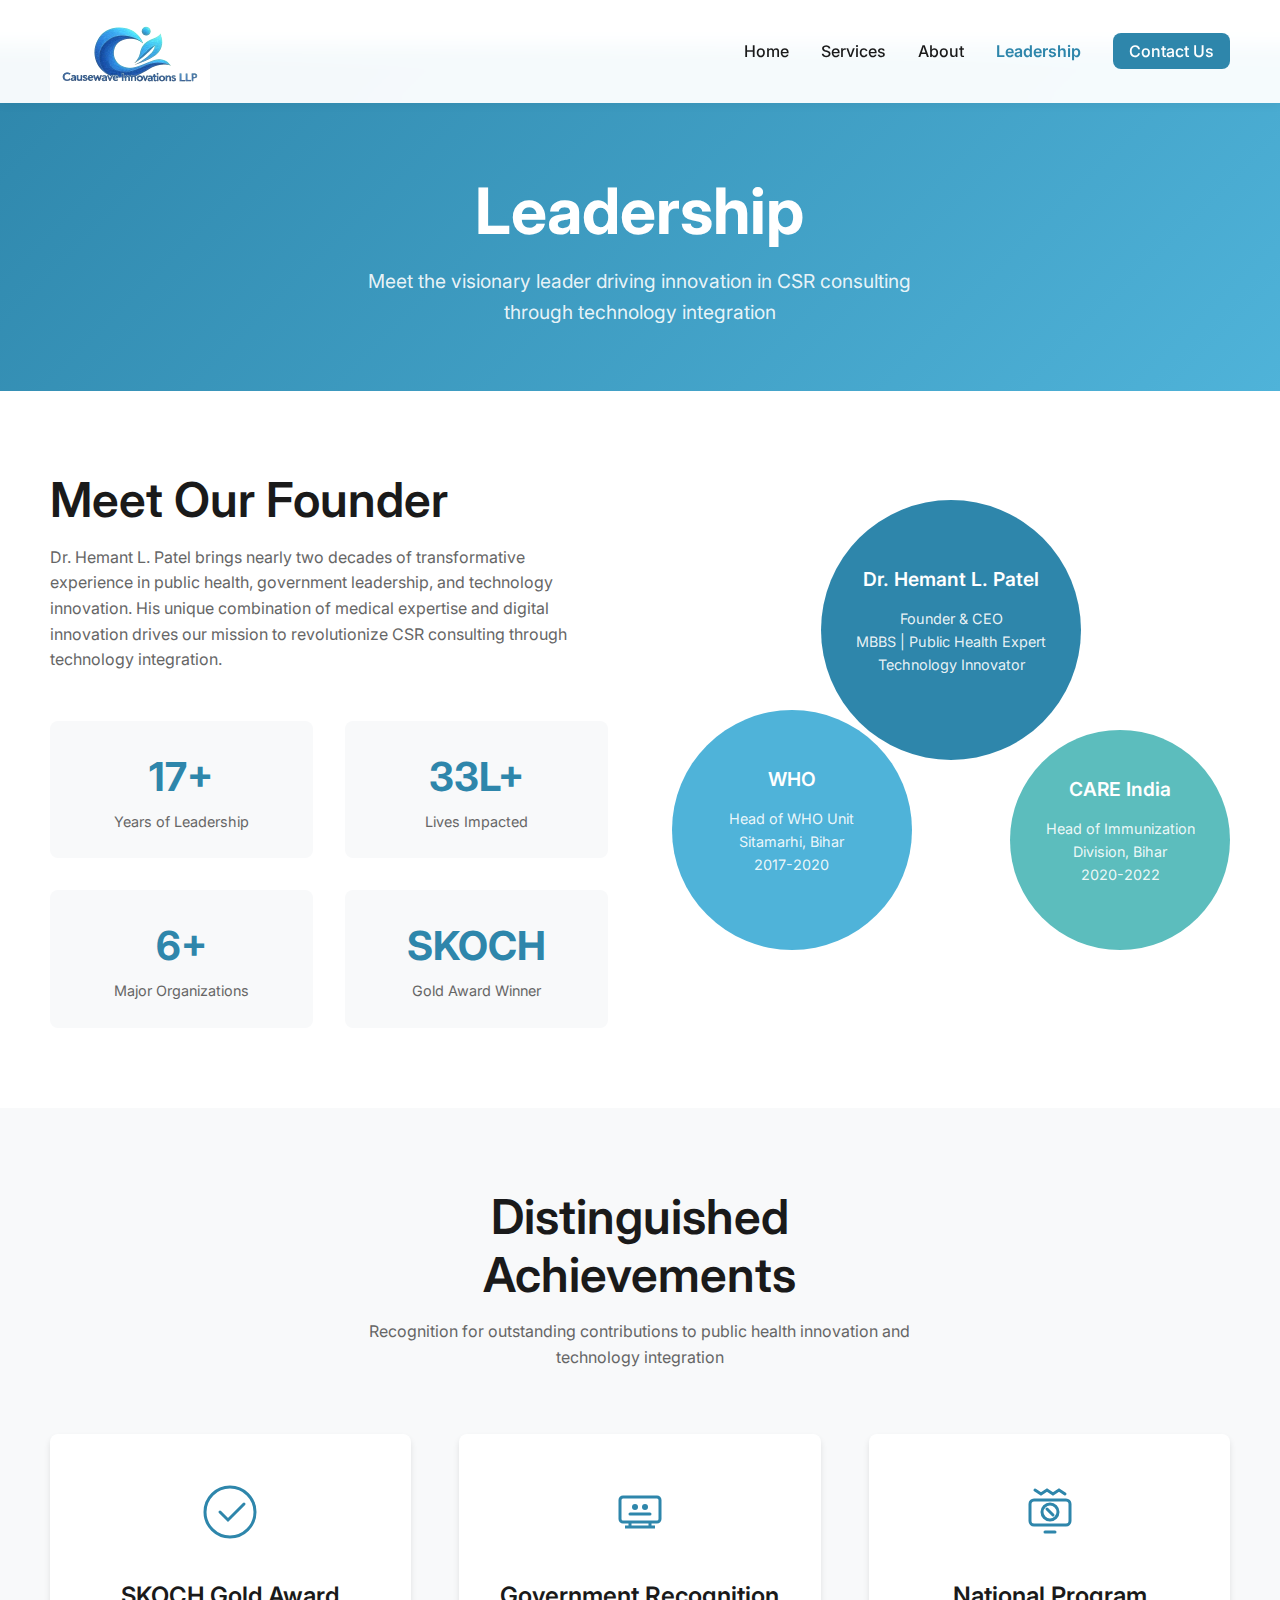
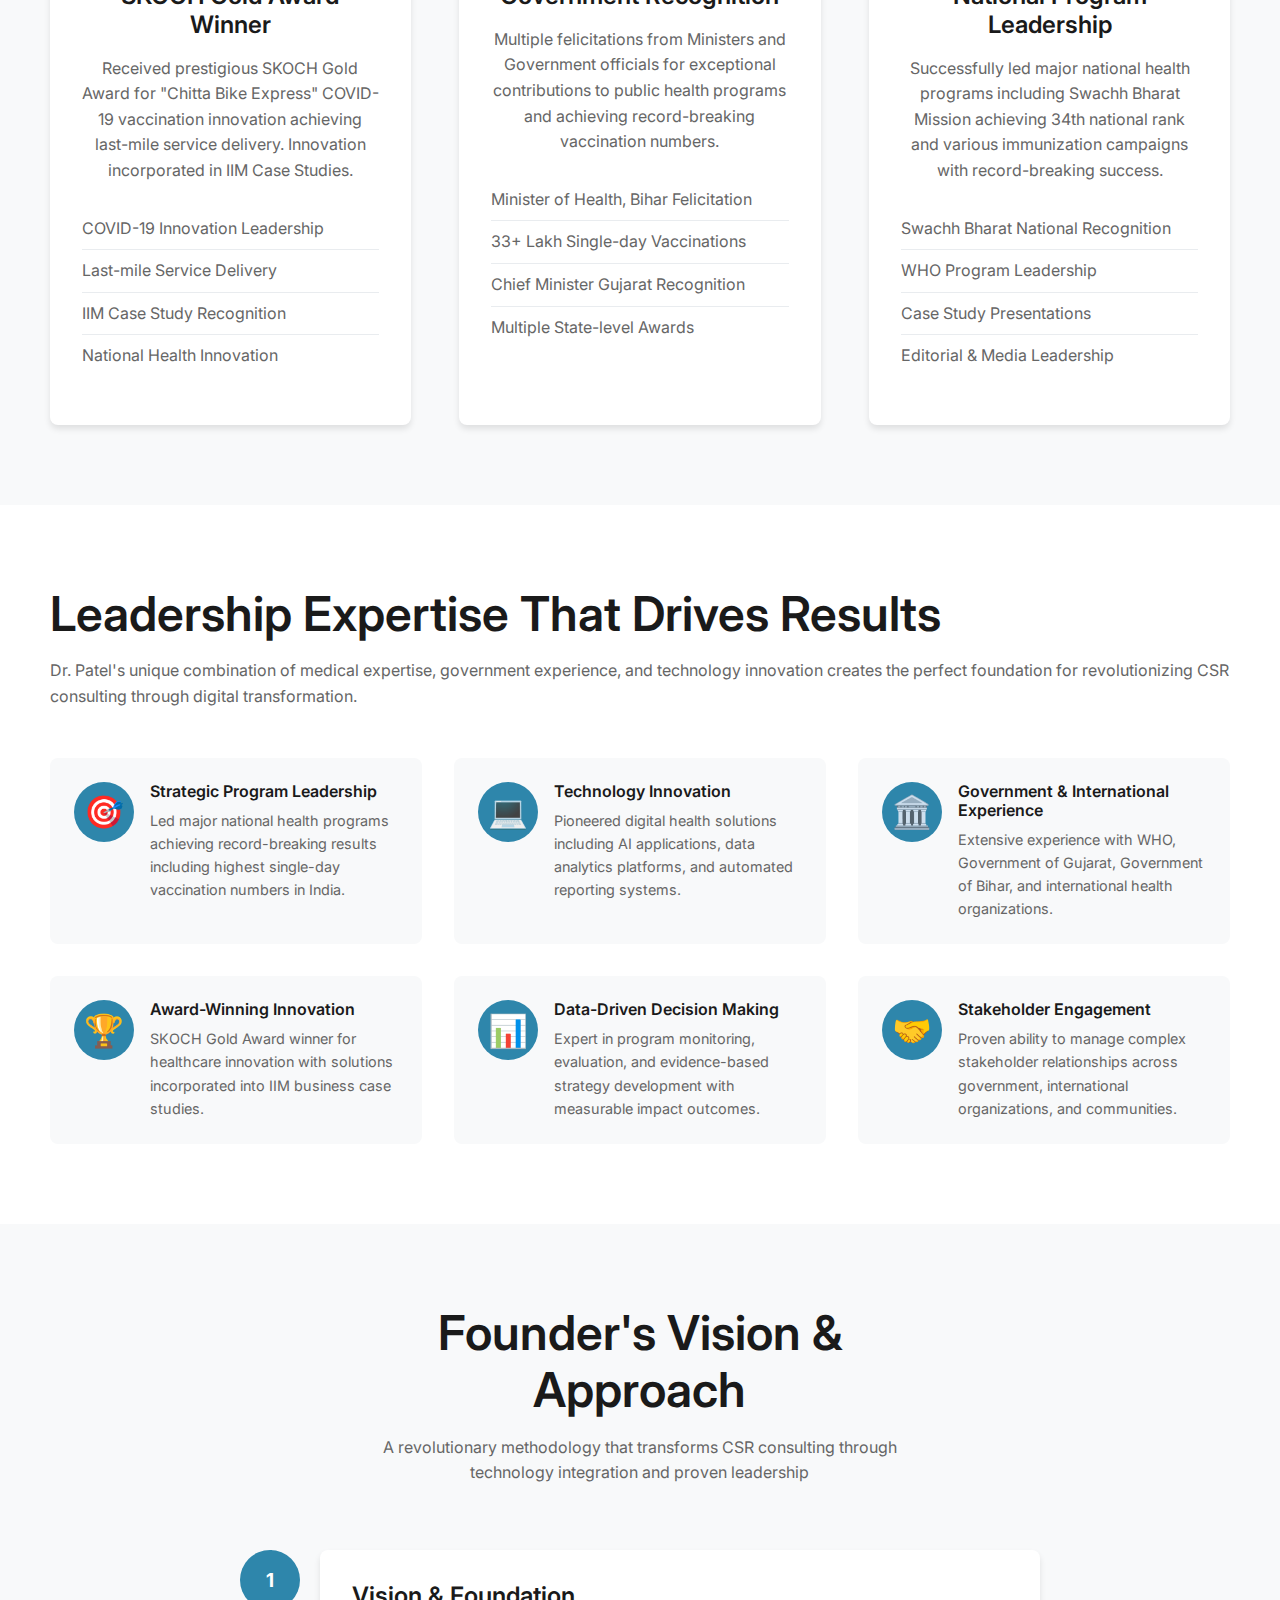
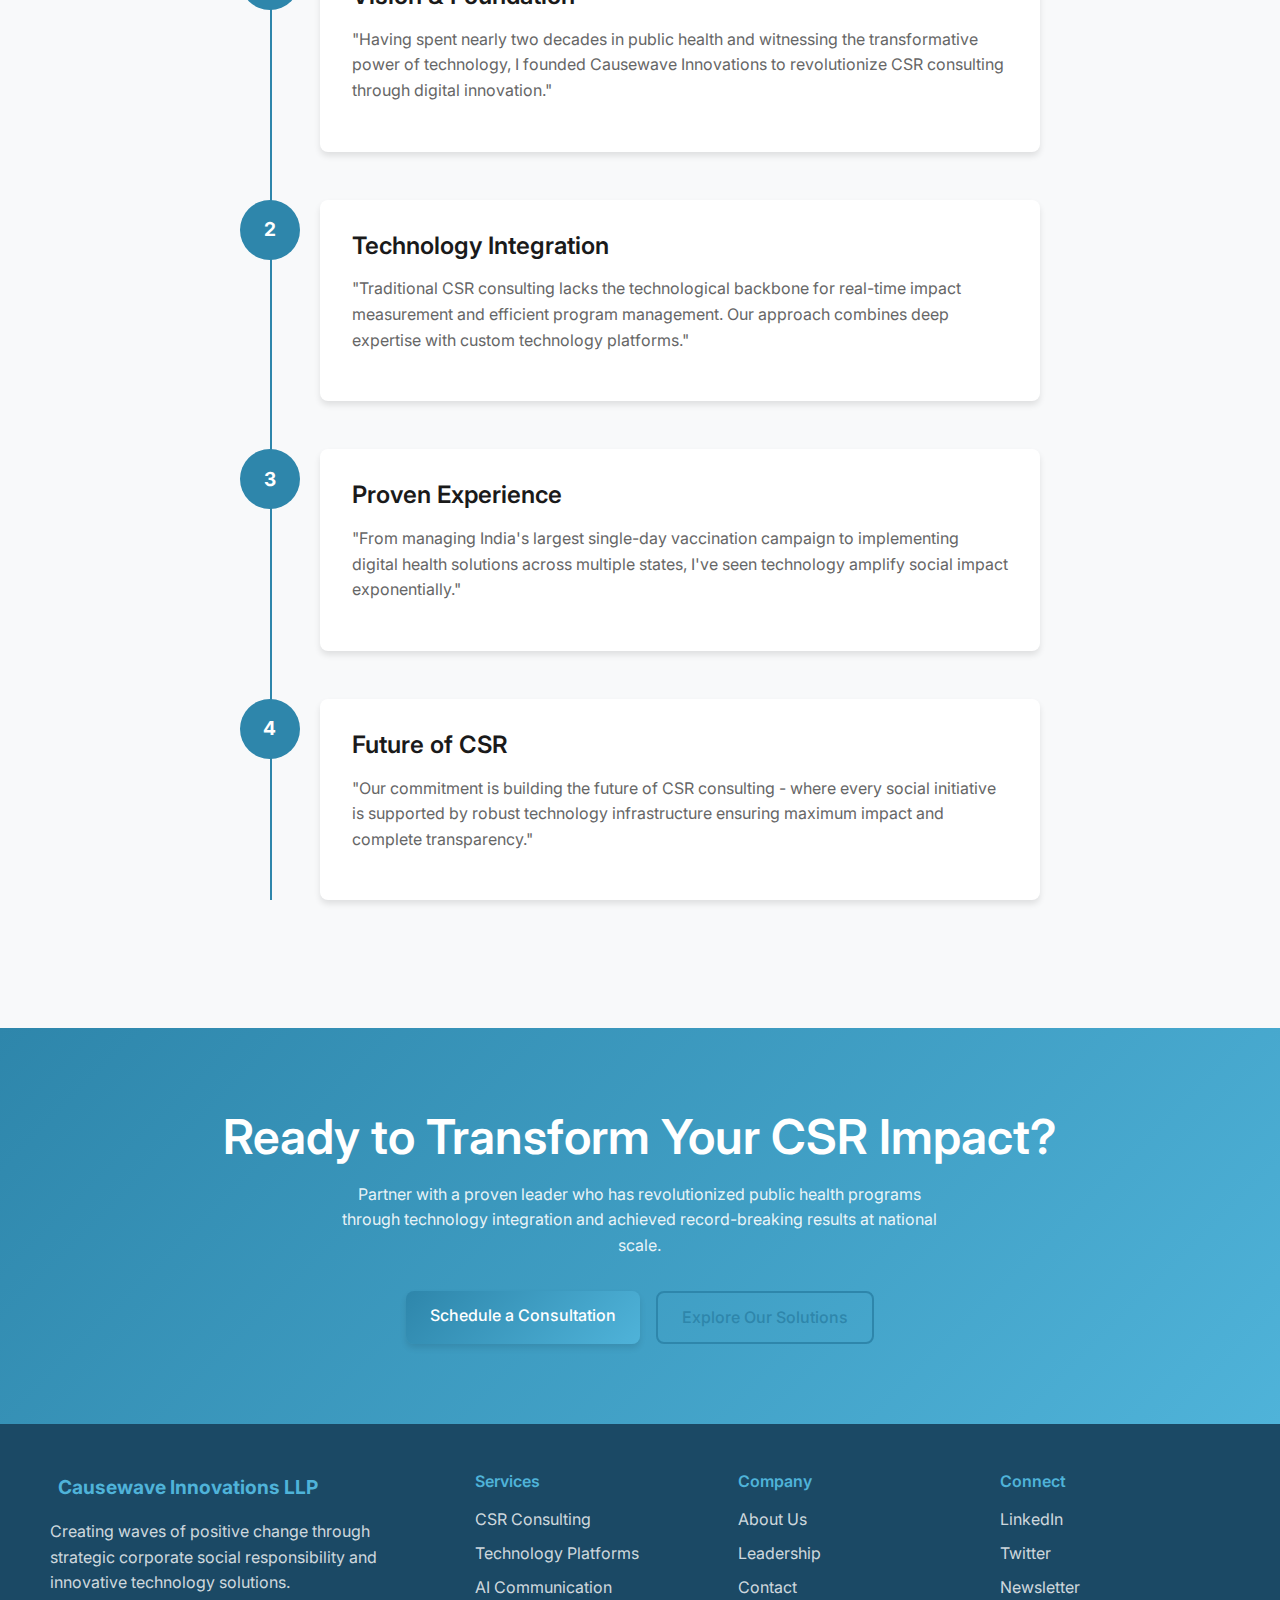
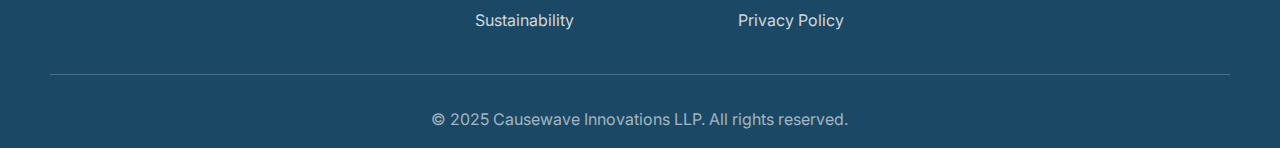
<file: founder.html>
<!DOCTYPE html>
<html lang="en">
<head>
    <meta charset="UTF-8">
    <meta name="viewport" content="width=device-width, initial-scale=1.0">
    <title>Dr. Hemant L. Patel - Founder & CEO | Causewave Innovations LLP</title>
    <meta name="description" content="Meet Dr. Hemant L. Patel, Founder & CEO of Causewave Innovations LLP. Nearly 2 decades of expertise in public health, program management, and technology integration for social impact.">
    <link rel="stylesheet" href="styles.css">
    <link href="https://fonts.googleapis.com/css2?family=Inter:wght@300;400;500;600;700&display=swap" rel="stylesheet">
</head>
<body>
    <!-- Navigation -->
    <nav class="navbar">
        <div class="nav-container">
            <div class="nav-logo">
                <a href="index.html">
                    <div class="logo-placeholder">
                        <img src="logo.png" alt="Causewave Innovations LLP" class="logo-image">
                    </div>
                </a>
            </div>
            <ul class="nav-menu">
                <li><a href="index.html">Home</a></li>
                <li><a href="services.html">Services</a></li>
                <li><a href="about.html">About</a></li>
                <li><a href="founder.html" class="active">Leadership</a></li>
                <li><a href="contact.html" class="nav-cta">Contact Us</a></li>
            </ul>
            <div class="hamburger">
                <span></span>
                <span></span>
                <span></span>
            </div>
        </div>
    </nav>

    <!-- Page Header -->
    <section class="page-header">
        <div class="container">
            <div class="header-content">
                <h1>Leadership</h1>
                <p>Meet the visionary leader driving innovation in CSR consulting through technology integration</p>
            </div>
        </div>
    </section>

    <!-- Company Overview -->
    <section class="company-overview">
        <div class="container">
            <div class="overview-content">
                <div class="overview-text">
                    <h2>Meet Our Founder</h2>
                    <p>Dr. Hemant L. Patel brings nearly two decades of transformative experience in public health, government leadership, and technology innovation. His unique combination of medical expertise and digital innovation drives our mission to revolutionize CSR consulting through technology integration.</p>

                    <div class="company-stats">
                        <div class="stat-item">
                            <span class="stat-number">17+</span>
                            <span class="stat-label">Years of Leadership</span>
                        </div>
                        <div class="stat-item">
                            <span class="stat-number">33L+</span>
                            <span class="stat-label">Lives Impacted</span>
                        </div>
                        <div class="stat-item">
                            <span class="stat-number">6+</span>
                            <span class="stat-label">Major Organizations</span>
                        </div>
                        <div class="stat-item">
                            <span class="stat-number">SKOCH</span>
                            <span class="stat-label">Gold Award Winner</span>
                        </div>
                    </div>
                </div>

                <div class="overview-visual">
                    <div class="mission-circles">
                        <div class="mission-circle circle-primary">
                            <h3>Dr. Hemant L. Patel</h3>
                            <p>Founder & CEO<br>MBBS | Public Health Expert<br>Technology Innovator</p>
                        </div>
                        <div class="mission-circle circle-secondary">
                            <h3>WHO</h3>
                            <p>Head of WHO Unit<br>Sitamarhi, Bihar<br>2017-2020</p>
                        </div>
                        <div class="mission-circle circle-tertiary">
                            <h3>CARE India</h3>
                            <p>Head of Immunization<br>Division, Bihar<br>2020-2022</p>
                        </div>
                    </div>
                </div>
            </div>
        </div>
    </section>


    <!-- Our Expertise -->
    <section class="expertise">
        <div class="container">
            <div class="section-header">
                <h2>Distinguished Achievements</h2>
                <p>Recognition for outstanding contributions to public health innovation and technology integration</p>
            </div>

            <div class="expertise-grid">
                <div class="expertise-card">
                    <div class="expertise-icon">
                        <svg width="60" height="60" viewBox="0 0 60 60" fill="none">
                            <circle cx="30" cy="30" r="25" stroke="#2E86AB" stroke-width="3"/>
                            <path d="M20 30l8 8 16-16" stroke="#2E86AB" stroke-width="3" stroke-linecap="round"/>
                        </svg>
                    </div>
                    <h3>SKOCH Gold Award Winner</h3>
                    <p>Received prestigious SKOCH Gold Award for "Chitta Bike Express" COVID-19 vaccination innovation achieving last-mile service delivery. Innovation incorporated in IIM Case Studies.</p>
                    <ul class="expertise-list">
                        <li>COVID-19 Innovation Leadership</li>
                        <li>Last-mile Service Delivery</li>
                        <li>IIM Case Study Recognition</li>
                        <li>National Health Innovation</li>
                    </ul>
                </div>

                <div class="expertise-card">
                    <div class="expertise-icon">
                        <svg width="60" height="60" viewBox="0 0 60 60" fill="none">
                            <rect x="10" y="15" width="40" height="25" rx="3" stroke="#2E86AB" stroke-width="3"/>
                            <path d="M15 45h30M20 40v5M40 40v5" stroke="#2E86AB" stroke-width="3"/>
                            <circle cx="25" cy="25" r="3" fill="#2E86AB"/>
                            <circle cx="35" cy="25" r="3" fill="#2E86AB"/>
                            <path d="M20 32h20" stroke="#2E86AB" stroke-width="3" stroke-linecap="round"/>
                        </svg>
                    </div>
                    <h3>Government Recognition</h3>
                    <p>Multiple felicitations from Ministers and Government officials for exceptional contributions to public health programs and achieving record-breaking vaccination numbers.</p>
                    <ul class="expertise-list">
                        <li>Minister of Health, Bihar Felicitation</li>
                        <li>33+ Lakh Single-day Vaccinations</li>
                        <li>Chief Minister Gujarat Recognition</li>
                        <li>Multiple State-level Awards</li>
                    </ul>
                </div>

                <div class="expertise-card">
                    <div class="expertise-icon">
                        <svg width="60" height="60" viewBox="0 0 60 60" fill="none">
                            <rect x="10" y="18" width="40" height="25" rx="4" stroke="#2E86AB" stroke-width="3"/>
                            <circle cx="30" cy="30" r="8" stroke="#2E86AB" stroke-width="3"/>
                            <path d="M27 27l6 6" stroke="#2E86AB" stroke-width="3" stroke-linecap="round"/>
                            <path d="M15 8l6 4 6-4 6 4 6-4 6 4" stroke="#2E86AB" stroke-width="3" stroke-linecap="round"/>
                            <path d="M25 50h10" stroke="#2E86AB" stroke-width="3" stroke-linecap="round"/>
                        </svg>
                    </div>
                    <h3>National Program Leadership</h3>
                    <p>Successfully led major national health programs including Swachh Bharat Mission achieving 34th national rank and various immunization campaigns with record-breaking success.</p>
                    <ul class="expertise-list">
                        <li>Swachh Bharat National Recognition</li>
                        <li>WHO Program Leadership</li>
                        <li>Case Study Presentations</li>
                        <li>Editorial & Media Leadership</li>
                    </ul>
                </div>
            </div>
        </div>
    </section>

    <!-- Why Choose Us -->
    <section class="why-choose">
        <div class="container">
            <div class="why-choose-content">
                <div class="why-choose-text">
                    <h2>Leadership Expertise That Drives Results</h2>
                    <p>Dr. Patel's unique combination of medical expertise, government experience, and technology innovation creates the perfect foundation for revolutionizing CSR consulting through digital transformation.</p>

                    <div class="reasons-grid">
                        <div class="reason-item">
                            <div class="reason-icon">🎯</div>
                            <div class="reason-content">
                                <h4>Strategic Program Leadership</h4>
                                <p>Led major national health programs achieving record-breaking results including highest single-day vaccination numbers in India.</p>
                            </div>
                        </div>

                        <div class="reason-item">
                            <div class="reason-icon">💻</div>
                            <div class="reason-content">
                                <h4>Technology Innovation</h4>
                                <p>Pioneered digital health solutions including AI applications, data analytics platforms, and automated reporting systems.</p>
                            </div>
                        </div>

                        <div class="reason-item">
                            <div class="reason-icon">🏛️</div>
                            <div class="reason-content">
                                <h4>Government & International Experience</h4>
                                <p>Extensive experience with WHO, Government of Gujarat, Government of Bihar, and international health organizations.</p>
                            </div>
                        </div>

                        <div class="reason-item">
                            <div class="reason-icon">🏆</div>
                            <div class="reason-content">
                                <h4>Award-Winning Innovation</h4>
                                <p>SKOCH Gold Award winner for healthcare innovation with solutions incorporated into IIM business case studies.</p>
                            </div>
                        </div>

                        <div class="reason-item">
                            <div class="reason-icon">📊</div>
                            <div class="reason-content">
                                <h4>Data-Driven Decision Making</h4>
                                <p>Expert in program monitoring, evaluation, and evidence-based strategy development with measurable impact outcomes.</p>
                            </div>
                        </div>

                        <div class="reason-item">
                            <div class="reason-icon">🤝</div>
                            <div class="reason-content">
                                <h4>Stakeholder Engagement</h4>
                                <p>Proven ability to manage complex stakeholder relationships across government, international organizations, and communities.</p>
                            </div>
                        </div>
                    </div>
                </div>
            </div>
        </div>
    </section>

    <!-- Our Approach -->
    <section class="our-approach">
        <div class="container">
            <div class="section-header">
                <h2>Founder's Vision & Approach</h2>
                <p>A revolutionary methodology that transforms CSR consulting through technology integration and proven leadership</p>
            </div>

            <div class="approach-timeline">
                <div class="timeline-item">
                    <div class="timeline-marker">1</div>
                    <div class="timeline-content">
                        <h3>Vision & Foundation</h3>
                        <p>"Having spent nearly two decades in public health and witnessing the transformative power of technology, I founded Causewave Innovations to revolutionize CSR consulting through digital innovation."</p>
                    </div>
                </div>

                <div class="timeline-item">
                    <div class="timeline-marker">2</div>
                    <div class="timeline-content">
                        <h3>Technology Integration</h3>
                        <p>"Traditional CSR consulting lacks the technological backbone for real-time impact measurement and efficient program management. Our approach combines deep expertise with custom technology platforms."</p>
                    </div>
                </div>

                <div class="timeline-item">
                    <div class="timeline-marker">3</div>
                    <div class="timeline-content">
                        <h3>Proven Experience</h3>
                        <p>"From managing India's largest single-day vaccination campaign to implementing digital health solutions across multiple states, I've seen technology amplify social impact exponentially."</p>
                    </div>
                </div>

                <div class="timeline-item">
                    <div class="timeline-marker">4</div>
                    <div class="timeline-content">
                        <h3>Future of CSR</h3>
                        <p>"Our commitment is building the future of CSR consulting - where every social initiative is supported by robust technology infrastructure ensuring maximum impact and complete transparency."</p>
                    </div>
                </div>
            </div>
        </div>
    </section>


    <!-- Call to Action -->
    <section class="cta-section">
        <div class="container">
            <div class="cta-content">
                <h2>Ready to Transform Your CSR Impact?</h2>
                <p>Partner with a proven leader who has revolutionized public health programs through technology integration and achieved record-breaking results at national scale.</p>
                <div class="cta-buttons">
                    <a href="contact.html" class="btn btn-primary">Schedule a Consultation</a>
                    <a href="services.html" class="btn btn-secondary">Explore Our Solutions</a>
                </div>
            </div>
        </div>
    </section>

    <!-- Footer -->
    <footer class="footer">
        <div class="container">
            <div class="footer-content">
                <div class="footer-brand">
                    <div class="footer-logo-placeholder">
                        <span class="logo-text">Causewave Innovations LLP</span>
                    </div>
                    <p>Creating waves of positive change through strategic corporate social responsibility and innovative technology solutions.</p>
                </div>

                <div class="footer-links">
                    <div class="footer-column">
                        <h4>Services</h4>
                        <ul>
                            <li><a href="services.html#csr-services">CSR Consulting</a></li>
                            <li><a href="services.html#it-services">Technology Platforms</a></li>
                            <li><a href="services.html#ai-services">AI Communication</a></li>
                            <li><a href="services.html#csr-services">Sustainability</a></li>
                        </ul>
                    </div>

                    <div class="footer-column">
                        <h4>Company</h4>
                        <ul>
                            <li><a href="about.html">About Us</a></li>
                            <li><a href="founder.html">Leadership</a></li>
                            <li><a href="contact.html">Contact</a></li>
                            <li><a href="#">Privacy Policy</a></li>
                        </ul>
                    </div>

                    <div class="footer-column">
                        <h4>Connect</h4>
                        <ul>
                            <li><a href="#">LinkedIn</a></li>
                            <li><a href="#">Twitter</a></li>
                            <li><a href="#">Newsletter</a></li>
                        </ul>
                    </div>
                </div>
            </div>

            <div class="footer-bottom">
                <p>&copy; 2025 Causewave Innovations LLP. All rights reserved.</p>
            </div>
        </div>
    </footer>

    <script src="script.js"></script>
</body>
</html>
</file>
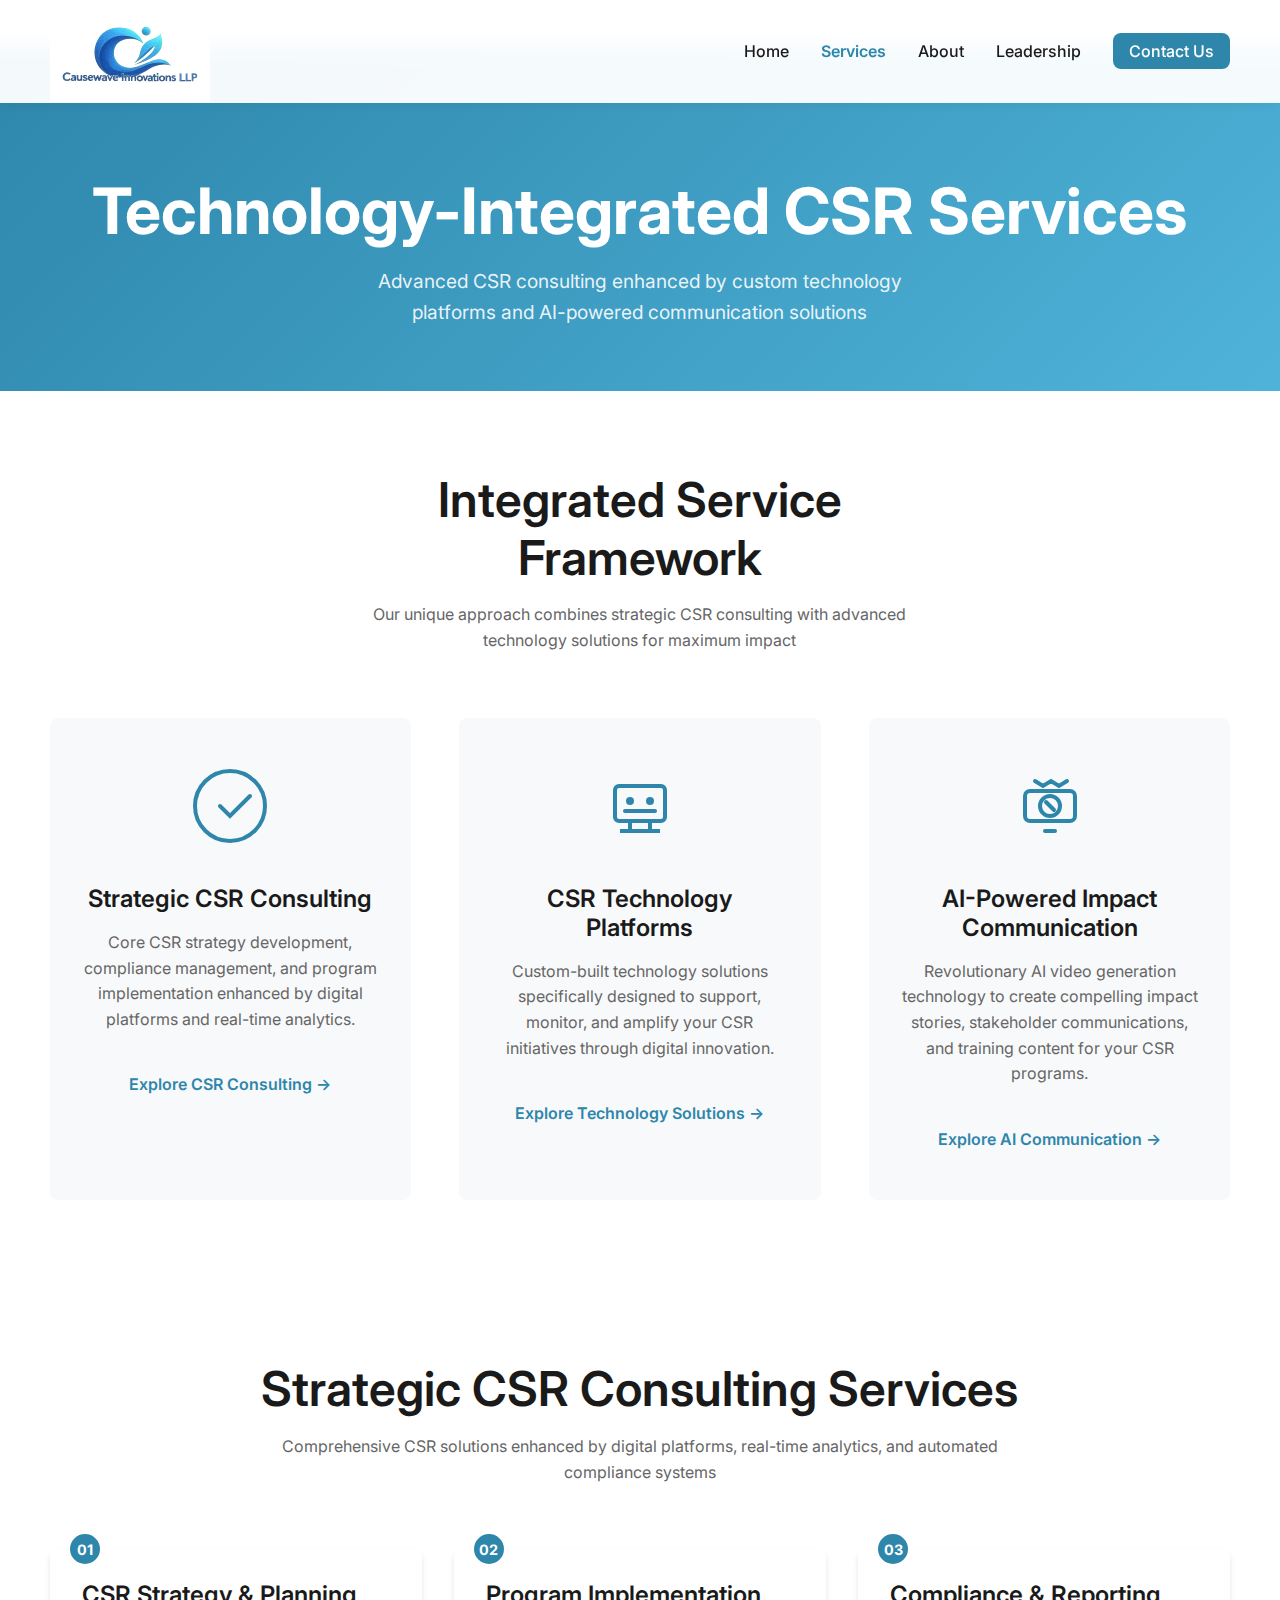
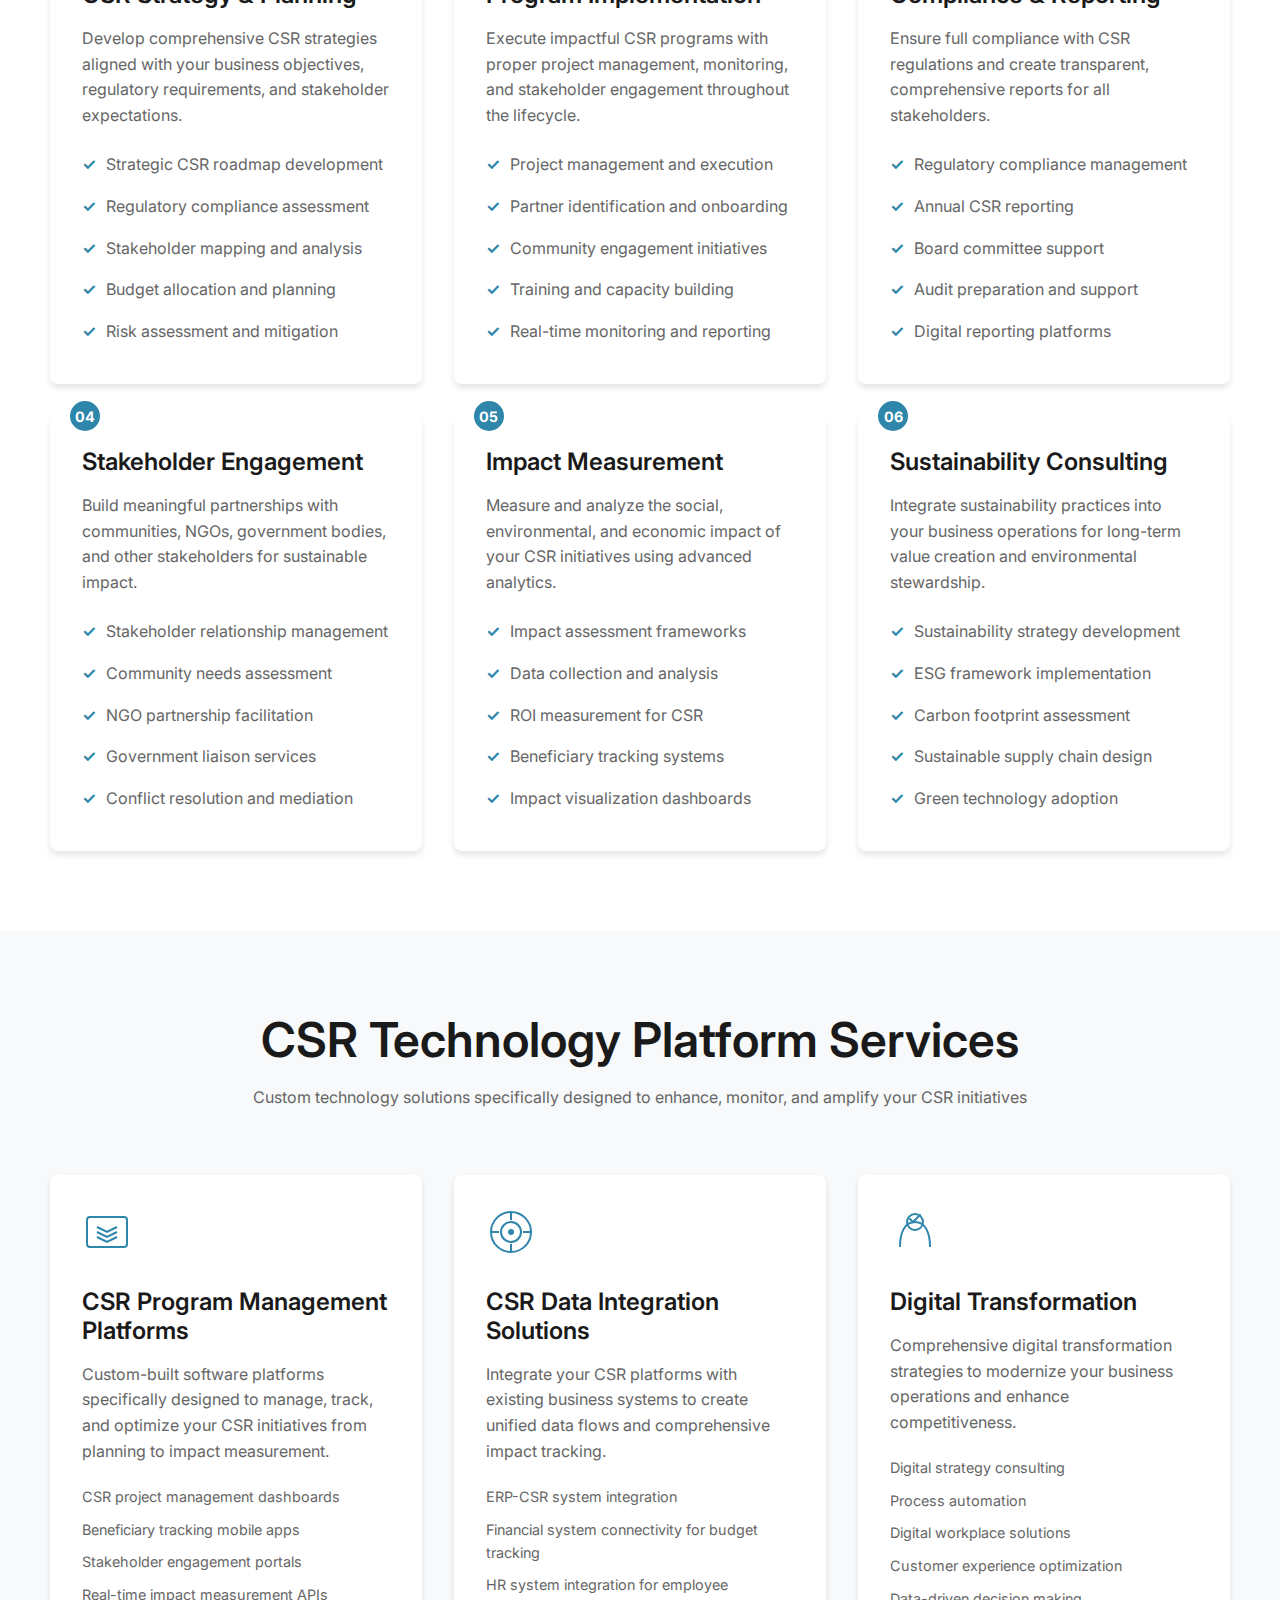
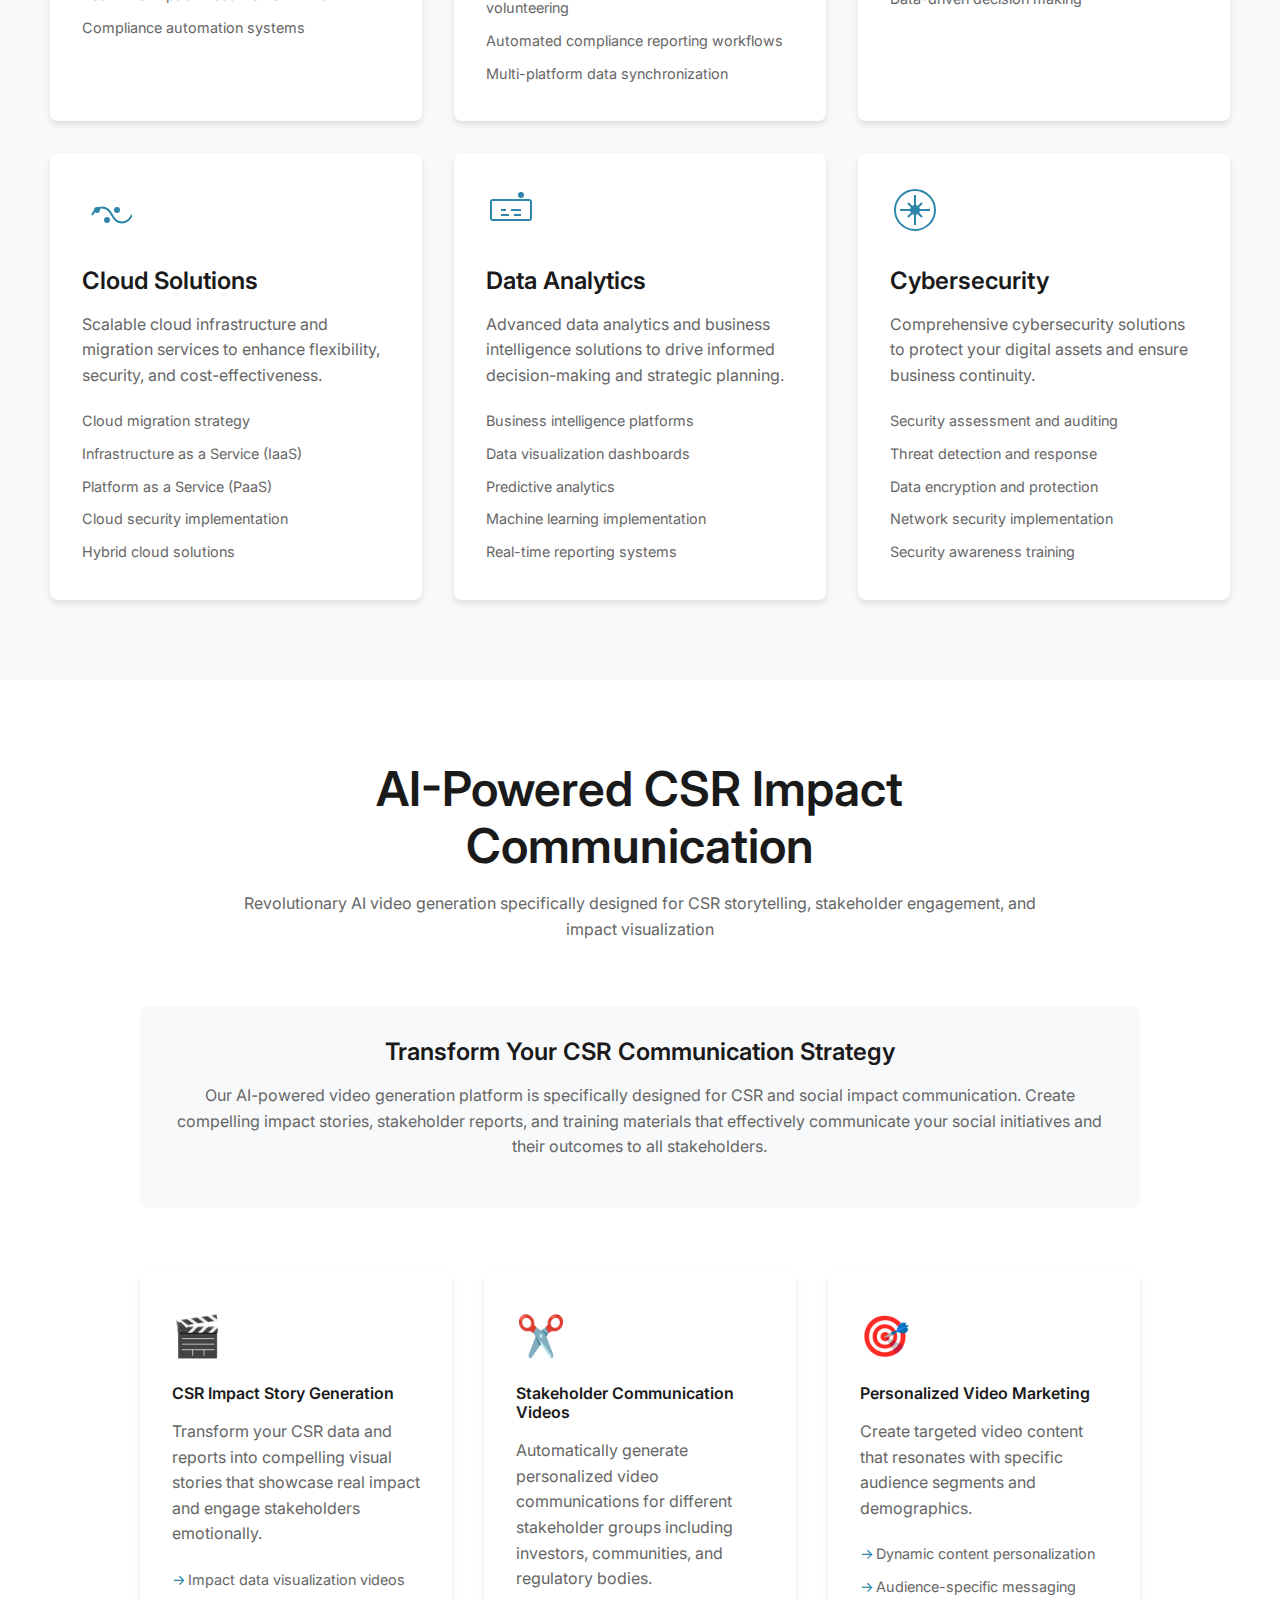
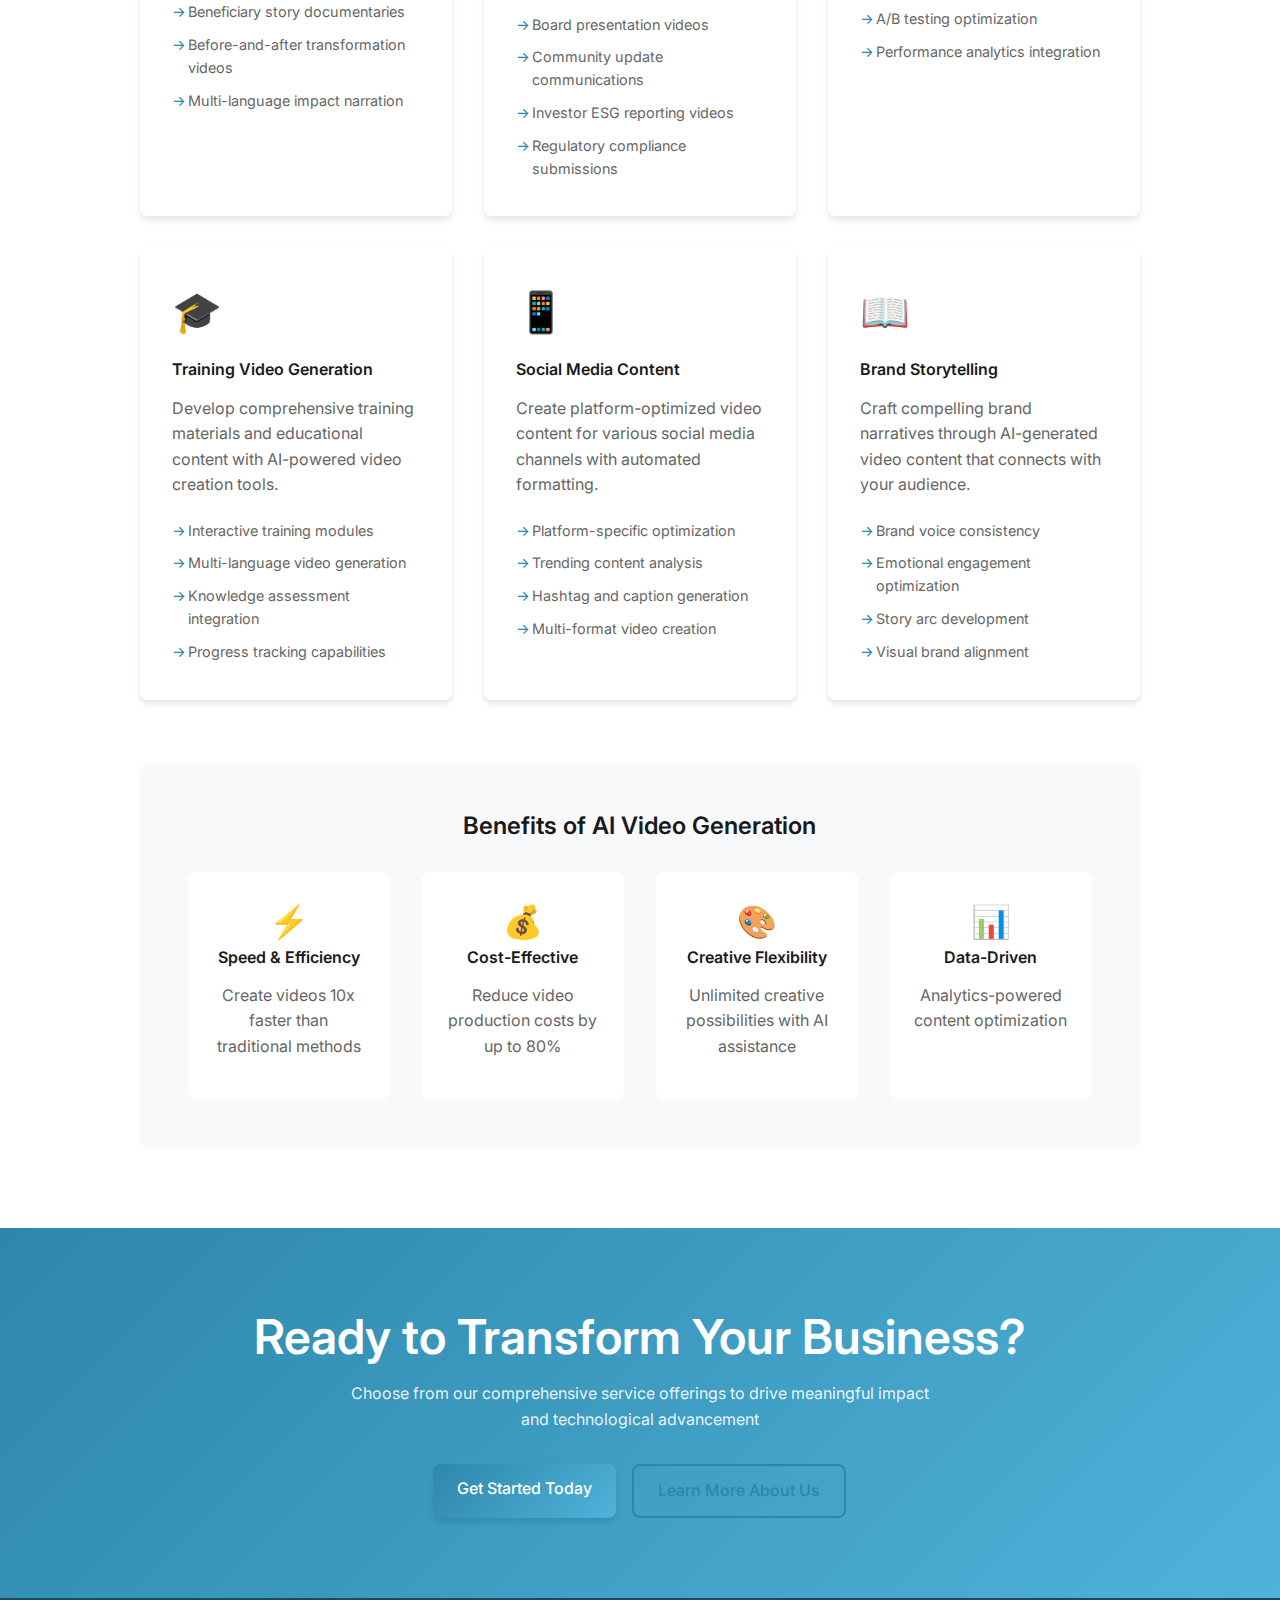
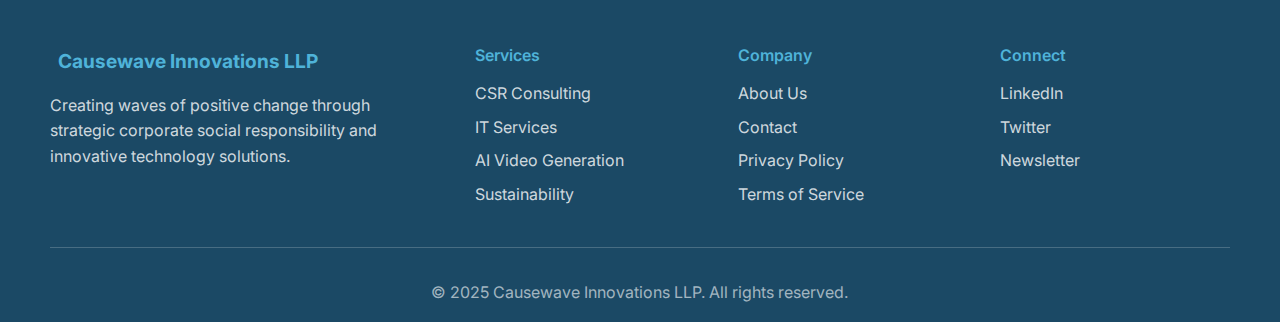
<file: services.html>
<!DOCTYPE html>
<html lang="en">
<head>
    <meta charset="UTF-8">
    <meta name="viewport" content="width=device-width, initial-scale=1.0">
    <title>Technology-Integrated CSR Services - Causewave Innovations LLP</title>
    <meta name="description" content="Advanced CSR consulting powered by custom technology platforms and AI-driven impact communication. Transform your social initiatives with integrated solutions.">
    <link rel="stylesheet" href="styles.css">
    <link href="https://fonts.googleapis.com/css2?family=Inter:wght@300;400;500;600;700&display=swap" rel="stylesheet">
</head>
<body>
    <!-- Navigation -->
    <nav class="navbar">
        <div class="nav-container">
            <div class="nav-logo">
                <a href="index.html">
                    <div class="logo-placeholder">
                        <img src="logo.png" alt="Causewave Innovations LLP" class="logo-image">
                    </div>
                </a>
            </div>
            <ul class="nav-menu">
                <li><a href="index.html">Home</a></li>
                <li><a href="services.html" class="active">Services</a></li>
                <li><a href="about.html">About</a></li>
                <li><a href="founder.html">Leadership</a></li>
                <li><a href="contact.html" class="nav-cta">Contact Us</a></li>
            </ul>
            <div class="hamburger">
                <span></span>
                <span></span>
                <span></span>
            </div>
        </div>
    </nav>

    <!-- Page Header -->
    <section class="page-header">
        <div class="container">
            <div class="header-content">
                <h1>Technology-Integrated CSR Services</h1>
                <p>Advanced CSR consulting enhanced by custom technology platforms and AI-powered communication solutions</p>
            </div>
        </div>
    </section>

    <!-- Services Overview -->
    <section class="services-overview">
        <div class="container">
            <div class="section-header">
                <h2>Integrated Service Framework</h2>
                <p>Our unique approach combines strategic CSR consulting with advanced technology solutions for maximum impact</p>
            </div>

            <div class="service-categories">
                <div class="category-card">
                    <div class="category-icon">
                        <svg width="80" height="80" viewBox="0 0 80 80" fill="none">
                            <circle cx="40" cy="40" r="35" stroke="#2E86AB" stroke-width="4"/>
                            <path d="M30 40l10 10 20-20" stroke="#2E86AB" stroke-width="4" stroke-linecap="round"/>
                        </svg>
                    </div>
                    <h3>Strategic CSR Consulting</h3>
                    <p>Core CSR strategy development, compliance management, and program implementation enhanced by digital platforms and real-time analytics.</p>
                    <a href="#csr-services" class="category-link">Explore CSR Consulting →</a>
                </div>

                <div class="category-card">
                    <div class="category-icon">
                        <svg width="80" height="80" viewBox="0 0 80 80" fill="none">
                            <rect x="15" y="20" width="50" height="35" rx="4" stroke="#2E86AB" stroke-width="4"/>
                            <path d="M20 65h40M30 55v10M50 55v10" stroke="#2E86AB" stroke-width="4"/>
                            <circle cx="30" cy="35" r="4" fill="#2E86AB"/>
                            <circle cx="50" cy="35" r="4" fill="#2E86AB"/>
                            <path d="M25 45h30" stroke="#2E86AB" stroke-width="4" stroke-linecap="round"/>
                        </svg>
                    </div>
                    <h3>CSR Technology Platforms</h3>
                    <p>Custom-built technology solutions specifically designed to support, monitor, and amplify your CSR initiatives through digital innovation.</p>
                    <a href="#it-services" class="category-link">Explore Technology Solutions →</a>
                </div>

                <div class="category-card">
                    <div class="category-icon">
                        <svg width="80" height="80" viewBox="0 0 80 80" fill="none">
                            <rect x="15" y="25" width="50" height="30" rx="5" stroke="#2E86AB" stroke-width="4"/>
                            <circle cx="40" cy="40" r="10" stroke="#2E86AB" stroke-width="4"/>
                            <path d="M36 36l8 8" stroke="#2E86AB" stroke-width="4" stroke-linecap="round"/>
                            <path d="M25 15l8 5 8-5 8 5 8-5" stroke="#2E86AB" stroke-width="4" stroke-linecap="round"/>
                            <path d="M35 65h10" stroke="#2E86AB" stroke-width="4" stroke-linecap="round"/>
                        </svg>
                    </div>
                    <h3>AI-Powered Impact Communication</h3>
                    <p>Revolutionary AI video generation technology to create compelling impact stories, stakeholder communications, and training content for your CSR programs.</p>
                    <a href="#ai-services" class="category-link">Explore AI Communication →</a>
                </div>
            </div>
        </div>
    </section>

    <!-- CSR Services Section -->
    <section id="csr-services" class="service-detail-section">
        <div class="container">
            <div class="service-detail-header">
                <h2>Strategic CSR Consulting Services</h2>
                <p>Comprehensive CSR solutions enhanced by digital platforms, real-time analytics, and automated compliance systems</p>
            </div>

            <div class="detailed-services-grid">
                <div class="detailed-service-card">
                    <div class="service-number">01</div>
                    <h3>CSR Strategy & Planning</h3>
                    <p>Develop comprehensive CSR strategies aligned with your business objectives, regulatory requirements, and stakeholder expectations.</p>
                    <ul class="service-features">
                        <li>Strategic CSR roadmap development</li>
                        <li>Regulatory compliance assessment</li>
                        <li>Stakeholder mapping and analysis</li>
                        <li>Budget allocation and planning</li>
                        <li>Risk assessment and mitigation</li>
                    </ul>
                </div>

                <div class="detailed-service-card">
                    <div class="service-number">02</div>
                    <h3>Program Implementation</h3>
                    <p>Execute impactful CSR programs with proper project management, monitoring, and stakeholder engagement throughout the lifecycle.</p>
                    <ul class="service-features">
                        <li>Project management and execution</li>
                        <li>Partner identification and onboarding</li>
                        <li>Community engagement initiatives</li>
                        <li>Training and capacity building</li>
                        <li>Real-time monitoring and reporting</li>
                    </ul>
                </div>

                <div class="detailed-service-card">
                    <div class="service-number">03</div>
                    <h3>Compliance & Reporting</h3>
                    <p>Ensure full compliance with CSR regulations and create transparent, comprehensive reports for all stakeholders.</p>
                    <ul class="service-features">
                        <li>Regulatory compliance management</li>
                        <li>Annual CSR reporting</li>
                        <li>Board committee support</li>
                        <li>Audit preparation and support</li>
                        <li>Digital reporting platforms</li>
                    </ul>
                </div>

                <div class="detailed-service-card">
                    <div class="service-number">04</div>
                    <h3>Stakeholder Engagement</h3>
                    <p>Build meaningful partnerships with communities, NGOs, government bodies, and other stakeholders for sustainable impact.</p>
                    <ul class="service-features">
                        <li>Stakeholder relationship management</li>
                        <li>Community needs assessment</li>
                        <li>NGO partnership facilitation</li>
                        <li>Government liaison services</li>
                        <li>Conflict resolution and mediation</li>
                    </ul>
                </div>

                <div class="detailed-service-card">
                    <div class="service-number">05</div>
                    <h3>Impact Measurement</h3>
                    <p>Measure and analyze the social, environmental, and economic impact of your CSR initiatives using advanced analytics.</p>
                    <ul class="service-features">
                        <li>Impact assessment frameworks</li>
                        <li>Data collection and analysis</li>
                        <li>ROI measurement for CSR</li>
                        <li>Beneficiary tracking systems</li>
                        <li>Impact visualization dashboards</li>
                    </ul>
                </div>

                <div class="detailed-service-card">
                    <div class="service-number">06</div>
                    <h3>Sustainability Consulting</h3>
                    <p>Integrate sustainability practices into your business operations for long-term value creation and environmental stewardship.</p>
                    <ul class="service-features">
                        <li>Sustainability strategy development</li>
                        <li>ESG framework implementation</li>
                        <li>Carbon footprint assessment</li>
                        <li>Sustainable supply chain design</li>
                        <li>Green technology adoption</li>
                    </ul>
                </div>
            </div>
        </div>
    </section>

    <!-- IT Services Section -->
    <section id="it-services" class="service-detail-section alternate-bg">
        <div class="container">
            <div class="service-detail-header">
                <h2>CSR Technology Platform Services</h2>
                <p>Custom technology solutions specifically designed to enhance, monitor, and amplify your CSR initiatives</p>
            </div>

            <div class="it-services-grid">
                <div class="it-service-card">
                    <div class="it-service-icon">
                        <svg width="50" height="50" viewBox="0 0 50 50" fill="none">
                            <rect x="5" y="10" width="40" height="30" rx="3" stroke="#2E86AB" stroke-width="2"/>
                            <path d="M15 20l10 5 10-5M15 25l10 5 10-5M15 30l10 5 10-5" stroke="#2E86AB" stroke-width="2"/>
                        </svg>
                    </div>
                    <h3>CSR Program Management Platforms</h3>
                    <p>Custom-built software platforms specifically designed to manage, track, and optimize your CSR initiatives from planning to impact measurement.</p>
                    <ul>
                        <li>CSR project management dashboards</li>
                        <li>Beneficiary tracking mobile apps</li>
                        <li>Stakeholder engagement portals</li>
                        <li>Real-time impact measurement APIs</li>
                        <li>Compliance automation systems</li>
                    </ul>
                </div>

                <div class="it-service-card">
                    <div class="it-service-icon">
                        <svg width="50" height="50" viewBox="0 0 50 50" fill="none">
                            <circle cx="25" cy="25" r="20" stroke="#2E86AB" stroke-width="2"/>
                            <circle cx="25" cy="25" r="10" stroke="#2E86AB" stroke-width="2"/>
                            <circle cx="25" cy="25" r="3" fill="#2E86AB"/>
                            <path d="M25 5v8M25 37v8M5 25h8M37 25h8" stroke="#2E86AB" stroke-width="2"/>
                        </svg>
                    </div>
                    <h3>CSR Data Integration Solutions</h3>
                    <p>Integrate your CSR platforms with existing business systems to create unified data flows and comprehensive impact tracking.</p>
                    <ul>
                        <li>ERP-CSR system integration</li>
                        <li>Financial system connectivity for budget tracking</li>
                        <li>HR system integration for employee volunteering</li>
                        <li>Automated compliance reporting workflows</li>
                        <li>Multi-platform data synchronization</li>
                    </ul>
                </div>

                <div class="it-service-card">
                    <div class="it-service-icon">
                        <svg width="50" height="50" viewBox="0 0 50 50" fill="none">
                            <path d="M10 40c0-15 5-25 15-25s15 10 15 25" stroke="#2E86AB" stroke-width="2"/>
                            <circle cx="25" cy="15" r="8" stroke="#2E86AB" stroke-width="2"/>
                            <path d="M20 12l3 3 7-7" stroke="#2E86AB" stroke-width="2" stroke-linecap="round"/>
                        </svg>
                    </div>
                    <h3>Digital Transformation</h3>
                    <p>Comprehensive digital transformation strategies to modernize your business operations and enhance competitiveness.</p>
                    <ul>
                        <li>Digital strategy consulting</li>
                        <li>Process automation</li>
                        <li>Digital workplace solutions</li>
                        <li>Customer experience optimization</li>
                        <li>Data-driven decision making</li>
                    </ul>
                </div>

                <div class="it-service-card">
                    <div class="it-service-icon">
                        <svg width="50" height="50" viewBox="0 0 50 50" fill="none">
                            <path d="M10 30c5-10 15-10 20 0s15 10 20 0" stroke="#2E86AB" stroke-width="2"/>
                            <circle cx="15" cy="25" r="3" fill="#2E86AB"/>
                            <circle cx="25" cy="35" r="3" fill="#2E86AB"/>
                            <circle cx="35" cy="25" r="3" fill="#2E86AB"/>
                        </svg>
                    </div>
                    <h3>Cloud Solutions</h3>
                    <p>Scalable cloud infrastructure and migration services to enhance flexibility, security, and cost-effectiveness.</p>
                    <ul>
                        <li>Cloud migration strategy</li>
                        <li>Infrastructure as a Service (IaaS)</li>
                        <li>Platform as a Service (PaaS)</li>
                        <li>Cloud security implementation</li>
                        <li>Hybrid cloud solutions</li>
                    </ul>
                </div>

                <div class="it-service-card">
                    <div class="it-service-icon">
                        <svg width="50" height="50" viewBox="0 0 50 50" fill="none">
                            <rect x="5" y="15" width="40" height="20" rx="2" stroke="#2E86AB" stroke-width="2"/>
                            <path d="M15 25h5M25 25h10M15 30h8M28 30h7" stroke="#2E86AB" stroke-width="2"/>
                            <circle cx="35" cy="10" r="3" fill="#2E86AB"/>
                            <path d="M35 7v6" stroke="#2E86AB" stroke-width="2"/>
                        </svg>
                    </div>
                    <h3>Data Analytics</h3>
                    <p>Advanced data analytics and business intelligence solutions to drive informed decision-making and strategic planning.</p>
                    <ul>
                        <li>Business intelligence platforms</li>
                        <li>Data visualization dashboards</li>
                        <li>Predictive analytics</li>
                        <li>Machine learning implementation</li>
                        <li>Real-time reporting systems</li>
                    </ul>
                </div>

                <div class="it-service-card">
                    <div class="it-service-icon">
                        <svg width="50" height="50" viewBox="0 0 50 50" fill="none">
                            <circle cx="25" cy="25" r="20" stroke="#2E86AB" stroke-width="2"/>
                            <path d="M25 10v30M10 25h30" stroke="#2E86AB" stroke-width="2"/>
                            <circle cx="25" cy="25" r="5" fill="#2E86AB"/>
                            <path d="M18 18l14 14M32 18l-14 14" stroke="#2E86AB" stroke-width="2"/>
                        </svg>
                    </div>
                    <h3>Cybersecurity</h3>
                    <p>Comprehensive cybersecurity solutions to protect your digital assets and ensure business continuity.</p>
                    <ul>
                        <li>Security assessment and auditing</li>
                        <li>Threat detection and response</li>
                        <li>Data encryption and protection</li>
                        <li>Network security implementation</li>
                        <li>Security awareness training</li>
                    </ul>
                </div>
            </div>
        </div>
    </section>

    <!-- AI Services Section -->
    <section id="ai-services" class="service-detail-section">
        <div class="container">
            <div class="service-detail-header">
                <h2>AI-Powered CSR Impact Communication</h2>
                <p>Revolutionary AI video generation specifically designed for CSR storytelling, stakeholder engagement, and impact visualization</p>
            </div>

            <div class="ai-services-content">
                <div class="ai-intro">
                    <h3>Transform Your CSR Communication Strategy</h3>
                    <p>Our AI-powered video generation platform is specifically designed for CSR and social impact communication. Create compelling impact stories, stakeholder reports, and training materials that effectively communicate your social initiatives and their outcomes to all stakeholders.</p>
                </div>

                <div class="ai-services-grid">
                    <div class="ai-service-item">
                        <div class="ai-service-icon">🎬</div>
                        <h4>CSR Impact Story Generation</h4>
                        <p>Transform your CSR data and reports into compelling visual stories that showcase real impact and engage stakeholders emotionally.</p>
                        <ul>
                            <li>Impact data visualization videos</li>
                            <li>Beneficiary story documentaries</li>
                            <li>Before-and-after transformation videos</li>
                            <li>Multi-language impact narration</li>
                        </ul>
                    </div>

                    <div class="ai-service-item">
                        <div class="ai-service-icon">✂️</div>
                        <h4>Stakeholder Communication Videos</h4>
                        <p>Automatically generate personalized video communications for different stakeholder groups including investors, communities, and regulatory bodies.</p>
                        <ul>
                            <li>Board presentation videos</li>
                            <li>Community update communications</li>
                            <li>Investor ESG reporting videos</li>
                            <li>Regulatory compliance submissions</li>
                        </ul>
                    </div>

                    <div class="ai-service-item">
                        <div class="ai-service-icon">🎯</div>
                        <h4>Personalized Video Marketing</h4>
                        <p>Create targeted video content that resonates with specific audience segments and demographics.</p>
                        <ul>
                            <li>Dynamic content personalization</li>
                            <li>Audience-specific messaging</li>
                            <li>A/B testing optimization</li>
                            <li>Performance analytics integration</li>
                        </ul>
                    </div>

                    <div class="ai-service-item">
                        <div class="ai-service-icon">🎓</div>
                        <h4>Training Video Generation</h4>
                        <p>Develop comprehensive training materials and educational content with AI-powered video creation tools.</p>
                        <ul>
                            <li>Interactive training modules</li>
                            <li>Multi-language video generation</li>
                            <li>Knowledge assessment integration</li>
                            <li>Progress tracking capabilities</li>
                        </ul>
                    </div>

                    <div class="ai-service-item">
                        <div class="ai-service-icon">📱</div>
                        <h4>Social Media Content</h4>
                        <p>Create platform-optimized video content for various social media channels with automated formatting.</p>
                        <ul>
                            <li>Platform-specific optimization</li>
                            <li>Trending content analysis</li>
                            <li>Hashtag and caption generation</li>
                            <li>Multi-format video creation</li>
                        </ul>
                    </div>

                    <div class="ai-service-item">
                        <div class="ai-service-icon">📖</div>
                        <h4>Brand Storytelling</h4>
                        <p>Craft compelling brand narratives through AI-generated video content that connects with your audience.</p>
                        <ul>
                            <li>Brand voice consistency</li>
                            <li>Emotional engagement optimization</li>
                            <li>Story arc development</li>
                            <li>Visual brand alignment</li>
                        </ul>
                    </div>
                </div>

                <div class="ai-benefits">
                    <h3>Benefits of AI Video Generation</h3>
                    <div class="benefits-grid">
                        <div class="benefit-item">
                            <span class="benefit-icon">⚡</span>
                            <h4>Speed & Efficiency</h4>
                            <p>Create videos 10x faster than traditional methods</p>
                        </div>
                        <div class="benefit-item">
                            <span class="benefit-icon">💰</span>
                            <h4>Cost-Effective</h4>
                            <p>Reduce video production costs by up to 80%</p>
                        </div>
                        <div class="benefit-item">
                            <span class="benefit-icon">🎨</span>
                            <h4>Creative Flexibility</h4>
                            <p>Unlimited creative possibilities with AI assistance</p>
                        </div>
                        <div class="benefit-item">
                            <span class="benefit-icon">📊</span>
                            <h4>Data-Driven</h4>
                            <p>Analytics-powered content optimization</p>
                        </div>
                    </div>
                </div>
            </div>
        </div>
    </section>

    <!-- Call to Action -->
    <section class="services-cta">
        <div class="container">
            <div class="cta-content">
                <h2>Ready to Transform Your Business?</h2>
                <p>Choose from our comprehensive service offerings to drive meaningful impact and technological advancement</p>
                <div class="cta-buttons">
                    <a href="contact.html" class="btn btn-primary">Get Started Today</a>
                    <a href="about.html" class="btn btn-secondary">Learn More About Us</a>
                </div>
            </div>
        </div>
    </section>

    <!-- Footer -->
    <footer class="footer">
        <div class="container">
            <div class="footer-content">
                <div class="footer-brand">
                    <div class="footer-logo-placeholder">
                        <span class="logo-text">Causewave Innovations LLP</span>
                    </div>
                    <p>Creating waves of positive change through strategic corporate social responsibility and innovative technology solutions.</p>
                </div>

                <div class="footer-links">
                    <div class="footer-column">
                        <h4>Services</h4>
                        <ul>
                            <li><a href="#csr-services">CSR Consulting</a></li>
                            <li><a href="#it-services">IT Services</a></li>
                            <li><a href="#ai-services">AI Video Generation</a></li>
                            <li><a href="#csr-services">Sustainability</a></li>
                        </ul>
                    </div>

                    <div class="footer-column">
                        <h4>Company</h4>
                        <ul>
                            <li><a href="about.html">About Us</a></li>
                            <li><a href="contact.html">Contact</a></li>
                            <li><a href="#">Privacy Policy</a></li>
                            <li><a href="#">Terms of Service</a></li>
                        </ul>
                    </div>

                    <div class="footer-column">
                        <h4>Connect</h4>
                        <ul>
                            <li><a href="#">LinkedIn</a></li>
                            <li><a href="#">Twitter</a></li>
                            <li><a href="#">Newsletter</a></li>
                        </ul>
                    </div>
                </div>
            </div>

            <div class="footer-bottom">
                <p>&copy; 2025 Causewave Innovations LLP. All rights reserved.</p>
            </div>
        </div>
    </footer>

    <script src="script.js"></script>
</body>
</html>
</file>
<file: styles.css>
/* Reset and Base Styles */
* {
    margin: 0;
    padding: 0;
    box-sizing: border-box;
}

:root {
    --primary-blue: #2E86AB;
    --secondary-blue: #4FB3D9;
    --light-blue: #A2D5F2;
    --dark-blue: #1B4965;
    --accent-teal: #5CBDBD;
    --text-dark: #1a1a1a;
    --text-light: #666;
    --white: #ffffff;
    --light-gray: #f8f9fa;
    --border-gray: #e9ecef;
    --shadow: 0 4px 6px rgba(0, 0, 0, 0.1);
    --shadow-lg: 0 10px 25px rgba(0, 0, 0, 0.15);
    --border-radius: 8px;
    --transition: all 0.3s ease;
}

body {
    font-family: 'Inter', -apple-system, BlinkMacSystemFont, 'Segoe UI', Roboto, sans-serif;
    line-height: 1.6;
    color: var(--text-dark);
    overflow-x: hidden;
}

.container {
    max-width: 98%;
    margin: 0 auto;
    padding: 0 1rem;
}

@media (min-width: 1200px) {
    .container {
        max-width: 96%;
        padding: 0 1.5rem;
    }
}

@media (min-width: 1600px) {
    .container {
        max-width: 94%;
        padding: 0 2rem;
    }
}

@media (min-width: 1920px) {
    .container {
        max-width: 92%;
        padding: 0 2.5rem;
    }
}

/* Typography */
h1, h2, h3, h4, h5, h6 {
    font-weight: 600;
    line-height: 1.2;
    margin-bottom: 1rem;
}

h1 {
    font-size: clamp(2.5rem, 5vw, 4rem);
    font-weight: 700;
}

h2 {
    font-size: clamp(2rem, 4vw, 3rem);
}

h3 {
    font-size: 1.5rem;
}

p {
    margin-bottom: 1rem;
    color: var(--text-light);
}

/* Buttons */
.btn {
    display: inline-block;
    padding: 12px 24px;
    border-radius: var(--border-radius);
    text-decoration: none;
    font-weight: 500;
    transition: var(--transition);
    cursor: pointer;
    border: none;
    font-size: 1rem;
}

.btn-primary {
    background: linear-gradient(135deg, var(--primary-blue), var(--secondary-blue));
    color: var(--white);
    box-shadow: var(--shadow);
}

.btn-primary:hover {
    transform: translateY(-2px);
    box-shadow: var(--shadow-lg);
}

.btn-secondary {
    background: transparent;
    color: var(--primary-blue);
    border: 2px solid var(--primary-blue);
}

.btn-secondary:hover {
    background: var(--primary-blue);
    color: var(--white);
}

.btn-full {
    width: 100%;
}

/* Navigation */
.navbar {
    position: fixed;
    top: 0;
    width: 100%;
    background: rgba(255, 255, 255, 0.95);
    backdrop-filter: blur(10px);
    z-index: 1000;
    padding: 0.1rem 0;
    transition: var(--transition);
    box-shadow: 0 2px 10px rgba(0, 0, 0, 0.05);
}

.nav-container {
    max-width: 98%;
    margin: 0 auto;
    padding: 0 1rem;
    display: flex;
    justify-content: space-between;
    align-items: center;
    width: 100%;
}

@media (min-width: 1200px) {
    .nav-container {
        max-width: 96%;
        padding: 0 1.5rem;
    }
}

@media (min-width: 1600px) {
    .nav-container {
        max-width: 94%;
        padding: 0 2rem;
    }
}

@media (min-width: 1920px) {
    .nav-container {
        max-width: 92%;
        padding: 0 2.5rem;
    }
}

.nav-logo {
    margin-right: auto;
}

.logo-placeholder {
    display: flex;
    align-items: center;
    padding: 0;
    background: transparent;
    border-radius: 8px;
    transition: all 0.3s ease;
}

.logo-placeholder:hover {
    box-shadow: 0 4px 10px rgba(0, 0, 0, 0.1);
    transform: translateY(-1px);
}

.logo-image {
    height: 90px;
    width: auto;
    max-width: 140px;
    object-fit: contain;
    flex-shrink: 0;
    transition: transform 0.3s ease;
    mix-blend-mode: multiply;
    filter: contrast(1.1) brightness(1.05);
}

@media (min-width: 1200px) {
    .logo-image {
        height: 100px;
        max-width: 160px;
    }
}

@media (min-width: 1600px) {
    .logo-image {
        height: 110px;
        max-width: 180px;
    }
}

.logo-image:hover {
    transform: scale(1.05);
}

.company-name-wrapper {
    display: flex;
    flex-direction: column;
    line-height: 1.2;
}

.company-name-main {
    font-size: 1.6rem;
    font-weight: 700;
    color: var(--primary-blue);
    margin: 0;
    letter-spacing: -0.5px;
}

.company-name-sub {
    font-size: 0.95rem;
    font-weight: 600;
    color: var(--secondary-blue);
    margin: 0;
    margin-top: -2px;
    letter-spacing: 0.3px;
}

@media (min-width: 1200px) {
    .company-name-main {
        font-size: 1.8rem;
    }

    .company-name-sub {
        font-size: 1.05rem;
    }
}

@media (min-width: 1600px) {
    .company-name-main {
        font-size: 2rem;
    }

    .company-name-sub {
        font-size: 1.1rem;
    }
}

.footer-logo-placeholder {
    display: flex;
    align-items: center;
}

.nav-menu {
    display: flex;
    list-style: none;
    gap: 2rem;
    margin-left: auto;
}

.nav-menu a {
    text-decoration: none;
    color: var(--text-dark);
    font-weight: 500;
    transition: var(--transition);
}

.nav-menu a:hover {
    color: var(--primary-blue);
}

.nav-cta {
    background: var(--primary-blue) !important;
    color: var(--white) !important;
    padding: 8px 16px !important;
    border-radius: var(--border-radius) !important;
}

.hamburger {
    display: none;
    flex-direction: column;
    cursor: pointer;
}

.hamburger span {
    width: 25px;
    height: 3px;
    background: var(--primary-blue);
    margin: 3px 0;
    transition: var(--transition);
}

/* Hero Section */
.hero {
    min-height: 100vh;
    display: flex;
    align-items: center;
    background: linear-gradient(135deg, var(--light-gray) 0%, rgba(79, 179, 217, 0.1) 100%);
    position: relative;
    overflow: hidden;
}

.hero-container {
    max-width: 98%;
    margin: 0 auto;
    padding: 0 1rem;
    display: grid;
    grid-template-columns: 1fr 1fr;
    gap: 4rem;
    align-items: center;
    min-height: 80vh;
}

@media (min-width: 1200px) {
    .hero-container {
        max-width: 96%;
        padding: 0 1.5rem;
        gap: 5rem;
    }
}

@media (min-width: 1600px) {
    .hero-container {
        max-width: 94%;
        padding: 0 2rem;
        gap: 6rem;
    }
}

@media (min-width: 1920px) {
    .hero-container {
        max-width: 92%;
        padding: 0 2.5rem;
        gap: 8rem;
    }
}

.hero-title {
    margin-bottom: 1.5rem;
}

.highlight {
    background: linear-gradient(135deg, var(--primary-blue), var(--secondary-blue));
    -webkit-background-clip: text;
    -webkit-text-fill-color: transparent;
    background-clip: text;
}

.hero-subtitle {
    font-size: 1.2rem;
    margin-bottom: 2rem;
    max-width: 500px;
}

.hero-buttons {
    display: flex;
    gap: 1rem;
    margin-bottom: 3rem;
}

.hero-stats {
    display: flex;
    gap: 2rem;
}

.stat {
    text-align: center;
}

.stat-number {
    display: block;
    font-size: 2rem;
    font-weight: 700;
    color: var(--primary-blue);
}

.stat-label {
    font-size: 0.9rem;
    color: var(--text-light);
}

.hero-visual {
    display: flex;
    justify-content: center;
    align-items: center;
}

.wave-animation {
    width: 100%;
    max-width: 400px;
}

.wave-svg {
    width: 100%;
    height: auto;
}

.wave-path {
    stroke-dasharray: 1000;
    stroke-dashoffset: 1000;
    animation: drawWave 3s ease-out forwards;
}

.wave-dot {
    animation: pulse 2s infinite;
}

@keyframes drawWave {
    to {
        stroke-dashoffset: 0;
    }
}

@keyframes pulse {
    0%, 100% {
        opacity: 1;
        transform: scale(1);
    }
    50% {
        opacity: 0.7;
        transform: scale(1.2);
    }
}

.hero-wave {
    position: absolute;
    bottom: 0;
    left: 0;
    width: 100%;
    overflow: hidden;
    line-height: 0;
}

.hero-wave svg {
    position: relative;
    display: block;
    width: calc(100% + 1.3px);
    height: 120px;
}

/* Section Styles */
section {
    padding: 5rem 0;
}

.section-header {
    text-align: center;
    margin-bottom: 4rem;
    max-width: 600px;
    margin-left: auto;
    margin-right: auto;
}

/* Services Section */
.services {
    background: var(--white);
}

.services-grid {
    display: grid;
    grid-template-columns: repeat(auto-fit, minmax(300px, 1fr));
    gap: 2rem;
}

.service-card {
    background: var(--white);
    padding: 2rem;
    border-radius: var(--border-radius);
    box-shadow: var(--shadow);
    transition: var(--transition);
    border: 1px solid var(--border-gray);
}

.service-card:hover {
    transform: translateY(-5px);
    box-shadow: var(--shadow-lg);
}

.service-icon {
    margin-bottom: 1.5rem;
}

.service-card h3 {
    color: var(--text-dark);
    margin-bottom: 1rem;
}

.service-card p {
    color: var(--text-light);
}

/* About Section */
.about {
    background: var(--light-gray);
}

.about-content {
    display: grid;
    grid-template-columns: 1fr 1fr;
    gap: 4rem;
    align-items: center;
}

.about-points {
    margin: 2rem 0;
}

.point {
    display: flex;
    align-items: center;
    margin-bottom: 1rem;
}

.point-icon {
    background: var(--primary-blue);
    color: var(--white);
    width: 24px;
    height: 24px;
    border-radius: 50%;
    display: flex;
    align-items: center;
    justify-content: center;
    margin-right: 1rem;
    font-size: 0.8rem;
}

.about-visual {
    display: flex;
    justify-content: center;
    align-items: center;
}

.impact-circles {
    position: relative;
    width: 300px;
    height: 300px;
}

.circle {
    position: absolute;
    border-radius: 50%;
    display: flex;
    align-items: center;
    justify-content: center;
    color: var(--white);
    font-weight: 600;
    text-align: center;
    animation: float 6s ease-in-out infinite;
}

.circle-1 {
    width: 160px;
    height: 160px;
    background: var(--primary-blue);
    top: 0;
    left: 50%;
    transform: translateX(-50%);
    animation-delay: 0s;
}

.circle-2 {
    width: 140px;
    height: 140px;
    background: var(--secondary-blue);
    bottom: 20px;
    left: 0;
    animation-delay: 2s;
}

.circle-3 {
    width: 140px;
    height: 140px;
    background: var(--accent-teal);
    bottom: 20px;
    right: 0;
    animation-delay: 4s;
}

@keyframes float {
    0%, 100% {
        transform: translateY(0);
    }
    50% {
        transform: translateY(-20px);
    }
}

/* Contact Section */
.contact {
    background: var(--white);
}

.contact-content {
    display: grid;
    grid-template-columns: 1fr 1fr;
    gap: 4rem;
}

.contact-details {
    margin-top: 2rem;
}

.contact-item {
    display: flex;
    align-items: flex-start;
    margin-bottom: 2rem;
}

.contact-icon {
    font-size: 1.5rem;
    margin-right: 1rem;
    margin-top: 0.25rem;
}

.contact-item h4 {
    margin-bottom: 0.5rem;
    color: var(--text-dark);
}

.contact-item p {
    color: var(--text-light);
    margin: 0;
}

/* Form Styles */
.contact-form {
    background: var(--light-gray);
    padding: 2rem;
    border-radius: var(--border-radius);
}

.form-group {
    margin-bottom: 1.5rem;
}

.form-group input,
.form-group select,
.form-group textarea {
    width: 100%;
    padding: 12px 16px;
    border: 1px solid var(--border-gray);
    border-radius: var(--border-radius);
    font-size: 1rem;
    transition: var(--transition);
    background: var(--white);
}

.form-group input:focus,
.form-group select:focus,
.form-group textarea:focus {
    outline: none;
    border-color: var(--primary-blue);
    box-shadow: 0 0 0 3px rgba(46, 134, 171, 0.1);
}

/* Footer */
.footer {
    background: var(--dark-blue);
    color: var(--white);
    padding: 3rem 0 1rem;
}

.footer-content {
    display: grid;
    grid-template-columns: 1fr 2fr;
    gap: 3rem;
    margin-bottom: 2rem;
}

.footer-brand .logo-text {
    font-size: 1.2rem;
    font-weight: 700;
    color: var(--secondary-blue);
    margin-left: 0.5rem;
}

.footer-brand p {
    margin-top: 1rem;
    color: rgba(255, 255, 255, 0.8);
}

.footer-links {
    display: grid;
    grid-template-columns: repeat(3, 1fr);
    gap: 2rem;
}

.footer-column h4 {
    color: var(--secondary-blue);
    margin-bottom: 1rem;
}

.footer-column ul {
    list-style: none;
}

.footer-column ul li {
    margin-bottom: 0.5rem;
}

.footer-column ul li a {
    color: rgba(255, 255, 255, 0.8);
    text-decoration: none;
    transition: var(--transition);
}

.footer-column ul li a:hover {
    color: var(--secondary-blue);
}

.footer-bottom {
    border-top: 1px solid rgba(255, 255, 255, 0.2);
    padding-top: 2rem;
    text-align: center;
}

.footer-bottom p {
    color: rgba(255, 255, 255, 0.6);
    margin: 0;
}

/* Responsive Design */
@media (max-width: 768px) {
    .nav-menu {
        position: fixed;
        left: -100%;
        top: 70px;
        flex-direction: column;
        background: var(--white);
        width: 100%;
        text-align: center;
        transition: var(--transition);
        box-shadow: var(--shadow);
        padding: 2rem 0;
    }

    .nav-menu.active {
        left: 0;
    }

    .hamburger {
        display: flex;
    }

    .hamburger.active span:nth-child(2) {
        opacity: 0;
    }

    .hamburger.active span:nth-child(1) {
        transform: translateY(9px) rotate(45deg);
    }

    .hamburger.active span:nth-child(3) {
        transform: translateY(-9px) rotate(-45deg);
    }

    .hero-container {
        grid-template-columns: 1fr;
        text-align: center;
        gap: 2rem;
    }

    .hero-buttons {
        flex-direction: column;
        align-items: center;
    }

    .hero-stats {
        justify-content: center;
        flex-wrap: wrap;
        gap: 1rem;
    }

    .services-grid {
        grid-template-columns: 1fr;
    }

    .about-content {
        grid-template-columns: 1fr;
        text-align: center;
    }

    .contact-content {
        grid-template-columns: 1fr;
    }

    .footer-content {
        grid-template-columns: 1fr;
        text-align: center;
    }

    .footer-links {
        grid-template-columns: 1fr;
        gap: 2rem;
    }

    .impact-circles {
        width: 250px;
        height: 250px;
    }

    .circle-1 {
        width: 130px;
        height: 130px;
    }

    .circle-2 {
        width: 110px;
        height: 110px;
    }

    .circle-3 {
        width: 110px;
        height: 110px;
    }
}

@media (max-width: 480px) {
    .container {
        padding: 0 15px;
    }

    section {
        padding: 3rem 0;
    }

    .hero-buttons {
        gap: 0.5rem;
    }

    .btn {
        padding: 10px 20px;
        font-size: 0.9rem;
    }

    .service-card {
        padding: 1.5rem;
    }

    .contact-form {
        padding: 1.5rem;
    }
}

/* Smooth Scrolling */
html {
    scroll-behavior: smooth;
}

/* Loading Animation */
@keyframes fadeInUp {
    from {
        opacity: 0;
        transform: translateY(30px);
    }
    to {
        opacity: 1;
        transform: translateY(0);
    }
}

.fade-in-up {
    animation: fadeInUp 0.6s ease-out;
}

/* Page Header Styles */
.page-header {
    background: linear-gradient(135deg, var(--primary-blue), var(--secondary-blue));
    color: var(--white);
    padding: 8rem 0 4rem;
    margin-top: 45px;
    text-align: center;
}

.header-content h1 {
    font-size: clamp(2.5rem, 5vw, 4rem);
    margin-bottom: 1rem;
    font-weight: 700;
}

.header-content p {
    font-size: 1.2rem;
    color: rgba(255, 255, 255, 0.9);
    max-width: 600px;
    margin: 0 auto;
}

/* About Page Styles */
.company-overview {
    padding: 5rem 0;
    background: var(--white);
}

.overview-content {
    display: grid;
    grid-template-columns: 1fr 1fr;
    gap: 4rem;
    align-items: center;
}

.company-stats {
    display: grid;
    grid-template-columns: repeat(2, 1fr);
    gap: 2rem;
    margin-top: 3rem;
}

.stat-item {
    text-align: center;
    padding: 1.5rem;
    background: var(--light-gray);
    border-radius: var(--border-radius);
}

.stat-item .stat-number {
    display: block;
    font-size: 2.5rem;
    font-weight: 700;
    color: var(--primary-blue);
}

.stat-item .stat-label {
    font-size: 0.9rem;
    color: var(--text-light);
    margin-top: 0.5rem;
}

.mission-circles {
    position: relative;
    width: 100%;
    height: 500px;
}

.mission-circle {
    position: absolute;
    padding: 2rem;
    border-radius: 50%;
    text-align: center;
    color: var(--white);
    display: flex;
    flex-direction: column;
    justify-content: center;
    animation: float 6s ease-in-out infinite;
}

.mission-circle h3 {
    font-size: 1.2rem;
    margin-bottom: 1rem;
    color: var(--white);
}

.mission-circle p {
    font-size: 0.9rem;
    color: rgba(255, 255, 255, 0.9);
}

.circle-primary {
    width: 260px;
    height: 260px;
    background: var(--primary-blue);
    top: 0;
    left: 50%;
    transform: translateX(-50%);
    animation-delay: 0s;
}

.circle-secondary {
    width: 240px;
    height: 240px;
    background: var(--secondary-blue);
    bottom: 50px;
    left: 0;
    animation-delay: 2s;
}

.circle-tertiary {
    width: 220px;
    height: 220px;
    background: var(--accent-teal);
    bottom: 50px;
    right: 0;
    animation-delay: 4s;
}

/* Expertise Section */
.expertise {
    padding: 5rem 0;
    background: var(--light-gray);
}

.expertise-grid {
    display: grid;
    grid-template-columns: repeat(auto-fit, minmax(350px, 1fr));
    gap: 3rem;
}

.expertise-card {
    background: var(--white);
    padding: 3rem 2rem;
    border-radius: var(--border-radius);
    box-shadow: var(--shadow);
    text-align: center;
    transition: var(--transition);
}

.expertise-card:hover {
    transform: translateY(-5px);
    box-shadow: var(--shadow-lg);
}

.expertise-icon {
    margin-bottom: 2rem;
}

.expertise-list {
    list-style: none;
    text-align: left;
    margin-top: 1.5rem;
}

.expertise-list li {
    padding: 0.5rem 0;
    border-bottom: 1px solid var(--border-gray);
    color: var(--text-light);
}

.expertise-list li:last-child {
    border-bottom: none;
}

/* Why Choose Section */
.why-choose {
    padding: 5rem 0;
    background: var(--white);
}

.reasons-grid {
    display: grid;
    grid-template-columns: repeat(auto-fit, minmax(300px, 1fr));
    gap: 2rem;
    margin-top: 3rem;
}

.reason-item {
    display: flex;
    align-items: flex-start;
    gap: 1rem;
    padding: 1.5rem;
    background: var(--light-gray);
    border-radius: var(--border-radius);
}

.reason-icon {
    font-size: 2rem;
    min-width: 60px;
    height: 60px;
    background: var(--primary-blue);
    border-radius: 50%;
    display: flex;
    align-items: center;
    justify-content: center;
}

.reason-content h4 {
    margin-bottom: 0.5rem;
    color: var(--text-dark);
}

.reason-content p {
    margin: 0;
    font-size: 0.9rem;
}

/* Approach Timeline */
.our-approach {
    padding: 5rem 0;
    background: var(--light-gray);
}

.approach-timeline {
    max-width: 800px;
    margin: 0 auto;
    position: relative;
}

.approach-timeline::before {
    content: '';
    position: absolute;
    left: 30px;
    top: 0;
    bottom: 0;
    width: 2px;
    background: var(--primary-blue);
}

.timeline-item {
    position: relative;
    margin-bottom: 3rem;
    padding-left: 80px;
}

.timeline-marker {
    position: absolute;
    left: 0;
    top: 0;
    width: 60px;
    height: 60px;
    background: var(--primary-blue);
    color: var(--white);
    border-radius: 50%;
    display: flex;
    align-items: center;
    justify-content: center;
    font-weight: 700;
    font-size: 1.2rem;
}

.timeline-content {
    background: var(--white);
    padding: 2rem;
    border-radius: var(--border-radius);
    box-shadow: var(--shadow);
}

.timeline-content h3 {
    color: var(--text-dark);
    margin-bottom: 1rem;
}

/* Services Page Styles */
.services-overview {
    padding: 5rem 0;
    background: var(--white);
}

.service-categories {
    display: grid;
    grid-template-columns: repeat(auto-fit, minmax(350px, 1fr));
    gap: 3rem;
}

.category-card {
    background: var(--light-gray);
    padding: 3rem 2rem;
    border-radius: var(--border-radius);
    text-align: center;
    transition: var(--transition);
}

.category-card:hover {
    transform: translateY(-5px);
    box-shadow: var(--shadow-lg);
}

.category-icon {
    margin-bottom: 2rem;
}

.category-link {
    display: inline-block;
    margin-top: 1.5rem;
    color: var(--primary-blue);
    text-decoration: none;
    font-weight: 600;
    transition: var(--transition);
}

.category-link:hover {
    color: var(--secondary-blue);
}

/* Service Detail Sections */
.service-detail-section {
    padding: 5rem 0;
}

.service-detail-section.alternate-bg {
    background: var(--light-gray);
}

.service-detail-header {
    text-align: center;
    margin-bottom: 4rem;
    max-width: 800px;
    margin-left: auto;
    margin-right: auto;
}

.detailed-services-grid {
    display: grid;
    grid-template-columns: repeat(auto-fit, minmax(350px, 1fr));
    gap: 2rem;
}

.detailed-service-card {
    background: var(--white);
    padding: 2rem;
    border-radius: var(--border-radius);
    box-shadow: var(--shadow);
    position: relative;
    transition: var(--transition);
}

.detailed-service-card:hover {
    transform: translateY(-3px);
    box-shadow: var(--shadow-lg);
}

.service-number {
    position: absolute;
    top: -15px;
    left: 20px;
    background: var(--primary-blue);
    color: var(--white);
    width: 30px;
    height: 30px;
    border-radius: 50%;
    display: flex;
    align-items: center;
    justify-content: center;
    font-weight: 700;
    font-size: 0.9rem;
}

.service-features {
    list-style: none;
    margin-top: 1rem;
}

.service-features li {
    padding: 0.5rem 0;
    color: var(--text-light);
    position: relative;
    padding-left: 1.5rem;
}

.service-features li::before {
    content: '✓';
    position: absolute;
    left: 0;
    color: var(--primary-blue);
    font-weight: 700;
}

/* IT Services Grid */
.it-services-grid {
    display: grid;
    grid-template-columns: repeat(auto-fit, minmax(300px, 1fr));
    gap: 2rem;
}

.it-service-card {
    background: var(--white);
    padding: 2rem;
    border-radius: var(--border-radius);
    box-shadow: var(--shadow);
    transition: var(--transition);
}

.it-service-card:hover {
    transform: translateY(-5px);
    box-shadow: var(--shadow-lg);
}

.it-service-icon {
    margin-bottom: 1.5rem;
}

.it-service-card ul {
    list-style: none;
    margin-top: 1rem;
}

.it-service-card ul li {
    padding: 0.3rem 0;
    color: var(--text-light);
    font-size: 0.9rem;
}

/* AI Services Styles */
.ai-services-content {
    max-width: 1000px;
    margin: 0 auto;
}

.ai-intro {
    text-align: center;
    margin-bottom: 4rem;
    padding: 2rem;
    background: var(--light-gray);
    border-radius: var(--border-radius);
}

.ai-services-grid {
    display: grid;
    grid-template-columns: repeat(auto-fit, minmax(300px, 1fr));
    gap: 2rem;
    margin-bottom: 4rem;
}

.ai-service-item {
    background: var(--white);
    padding: 2rem;
    border-radius: var(--border-radius);
    box-shadow: var(--shadow);
    transition: var(--transition);
}

.ai-service-item:hover {
    transform: translateY(-3px);
    box-shadow: var(--shadow-lg);
}

.ai-service-icon {
    font-size: 2.5rem;
    margin-bottom: 1rem;
}

.ai-service-item ul {
    list-style: none;
    margin-top: 1rem;
}

.ai-service-item ul li {
    padding: 0.3rem 0;
    color: var(--text-light);
    font-size: 0.9rem;
    position: relative;
    padding-left: 1rem;
}

.ai-service-item ul li::before {
    content: '→';
    position: absolute;
    left: 0;
    color: var(--primary-blue);
}

.ai-benefits {
    background: var(--light-gray);
    padding: 3rem;
    border-radius: var(--border-radius);
    text-align: center;
}

.benefits-grid {
    display: grid;
    grid-template-columns: repeat(auto-fit, minmax(200px, 1fr));
    gap: 2rem;
    margin-top: 2rem;
}

.benefit-item {
    padding: 1.5rem;
    background: var(--white);
    border-radius: var(--border-radius);
}

.benefit-icon {
    font-size: 2rem;
    margin-bottom: 1rem;
}

/* Contact Page Styles */
.contact-main {
    padding: 5rem 0;
    background: var(--white);
}

.contact-grid {
    display: grid;
    grid-template-columns: 1fr 1fr;
    gap: 4rem;
}

.contact-methods {
    margin: 3rem 0;
}

.contact-method {
    display: flex;
    align-items: flex-start;
    gap: 1rem;
    margin-bottom: 2rem;
    padding: 1.5rem;
    background: var(--light-gray);
    border-radius: var(--border-radius);
}

.method-icon {
    min-width: 50px;
    height: 50px;
    background: rgba(46, 134, 171, 0.1);
    border-radius: 50%;
    display: flex;
    align-items: center;
    justify-content: center;
}

.method-details h3 {
    margin-bottom: 0.5rem;
    color: var(--text-dark);
    font-size: 1.1rem;
}

.method-details p {
    margin-bottom: 0.5rem;
    color: var(--primary-blue);
    font-weight: 600;
}

.method-description {
    font-size: 0.9rem;
    color: var(--text-light);
}

.business-hours {
    background: var(--light-gray);
    padding: 2rem;
    border-radius: var(--border-radius);
    margin-top: 2rem;
}

.hours-grid {
    margin-top: 1rem;
}

.hours-item {
    display: flex;
    justify-content: space-between;
    padding: 0.5rem 0;
    border-bottom: 1px solid var(--border-gray);
}

.hours-item:last-child {
    border-bottom: none;
}

.day {
    font-weight: 500;
    color: var(--text-dark);
}

.time {
    color: var(--text-light);
}

/* Enhanced Contact Form */
.form-container {
    background: var(--light-gray);
    padding: 3rem;
    border-radius: var(--border-radius);
}

.contact-form-enhanced {
    max-width: none;
}

.form-row {
    display: grid;
    grid-template-columns: 1fr 1fr;
    gap: 1rem;
}

.form-group label {
    display: block;
    margin-bottom: 0.5rem;
    font-weight: 500;
    color: var(--text-dark);
}

.checkbox-group {
    margin: 1.5rem 0;
}

.checkbox-label {
    display: flex;
    align-items: flex-start;
    gap: 0.5rem;
    cursor: pointer;
    font-size: 0.9rem;
}

.checkbox-label input[type="checkbox"] {
    margin: 0;
    width: auto;
}

.checkbox-label a {
    color: var(--primary-blue);
    text-decoration: none;
}

.checkbox-label a:hover {
    text-decoration: underline;
}

/* FAQ Section */
.faq-section {
    padding: 5rem 0;
    background: var(--light-gray);
}

.faq-grid {
    display: grid;
    grid-template-columns: repeat(auto-fit, minmax(350px, 1fr));
    gap: 2rem;
}

.faq-item {
    background: var(--white);
    padding: 2rem;
    border-radius: var(--border-radius);
    box-shadow: var(--shadow);
}

.faq-item h3 {
    color: var(--primary-blue);
    margin-bottom: 1rem;
    font-size: 1.1rem;
}

.faq-item p {
    margin: 0;
    color: var(--text-light);
}

/* CTA Sections */
.cta-section, .services-cta, .contact-cta {
    padding: 5rem 0;
    background: linear-gradient(135deg, var(--primary-blue), var(--secondary-blue));
    color: var(--white);
    text-align: center;
}

.cta-content h2 {
    color: var(--white);
    margin-bottom: 1rem;
}

.cta-content p {
    color: rgba(255, 255, 255, 0.9);
    margin-bottom: 2rem;
    max-width: 600px;
    margin-left: auto;
    margin-right: auto;
}

.cta-buttons {
    display: flex;
    gap: 1rem;
    justify-content: center;
    flex-wrap: wrap;
}

.cta-stats {
    display: flex;
    justify-content: center;
    gap: 3rem;
    margin: 2rem 0;
    flex-wrap: wrap;
}

.cta-stat {
    text-align: center;
}

.cta-stat .stat-number {
    display: block;
    font-size: 2.5rem;
    font-weight: 700;
    color: var(--white);
}

.cta-stat .stat-label {
    font-size: 0.9rem;
    color: rgba(255, 255, 255, 0.8);
}

/* Responsive Design Updates */
@media (max-width: 768px) {
    .page-header {
        padding: 6rem 0 3rem;
    }

    .overview-content,
    .contact-grid {
        grid-template-columns: 1fr;
        gap: 2rem;
    }

    .company-stats {
        grid-template-columns: 1fr;
    }

    .mission-circles {
        height: 400px;
    }

    .circle-primary {
        width: 200px;
        height: 200px;
    }

    .circle-secondary {
        width: 180px;
        height: 180px;
    }

    .circle-tertiary {
        width: 160px;
        height: 160px;
    }

    .form-row {
        grid-template-columns: 1fr;
    }

    .form-container {
        padding: 2rem;
    }

    .cta-stats {
        gap: 1.5rem;
    }

    .cta-buttons {
        flex-direction: column;
        align-items: center;
    }

    .expertise-grid,
    .service-categories,
    .detailed-services-grid,
    .it-services-grid,
    .ai-services-grid {
        grid-template-columns: 1fr;
    }

    .reasons-grid {
        grid-template-columns: 1fr;
    }

    .timeline-item {
        padding-left: 60px;
    }

    .timeline-marker {
        width: 40px;
        height: 40px;
        font-size: 1rem;
    }

    .approach-timeline::before {
        left: 20px;
    }

    /* Logo responsive styles */
    .logo-image {
        height: 60px;
        max-width: 80px;
    }

    .company-name-main {
        font-size: 1.4rem;
    }

    .company-name-sub {
        font-size: 0.9rem;
    }

    .logo-placeholder {
        gap: 0.75rem;
    }

    .navbar {
        padding: 0.05rem 0;
    }

    .logo-image {
        height: 75px;
        max-width: 120px;
    }

    .logo-placeholder {
        padding: 0;
    }
}

/* Active Navigation State */
.nav-menu a.active {
    color: var(--primary-blue) !important;
    font-weight: 600;
}

/* Logo Link Styles */
.nav-logo a {
    text-decoration: none;
}

/* Utility Classes */
.text-center {
    text-align: center;
}

.mb-0 {
    margin-bottom: 0;
}

.mt-2 {
    margin-top: 2rem;
}

.hidden {
    display: none;
}
</file>
